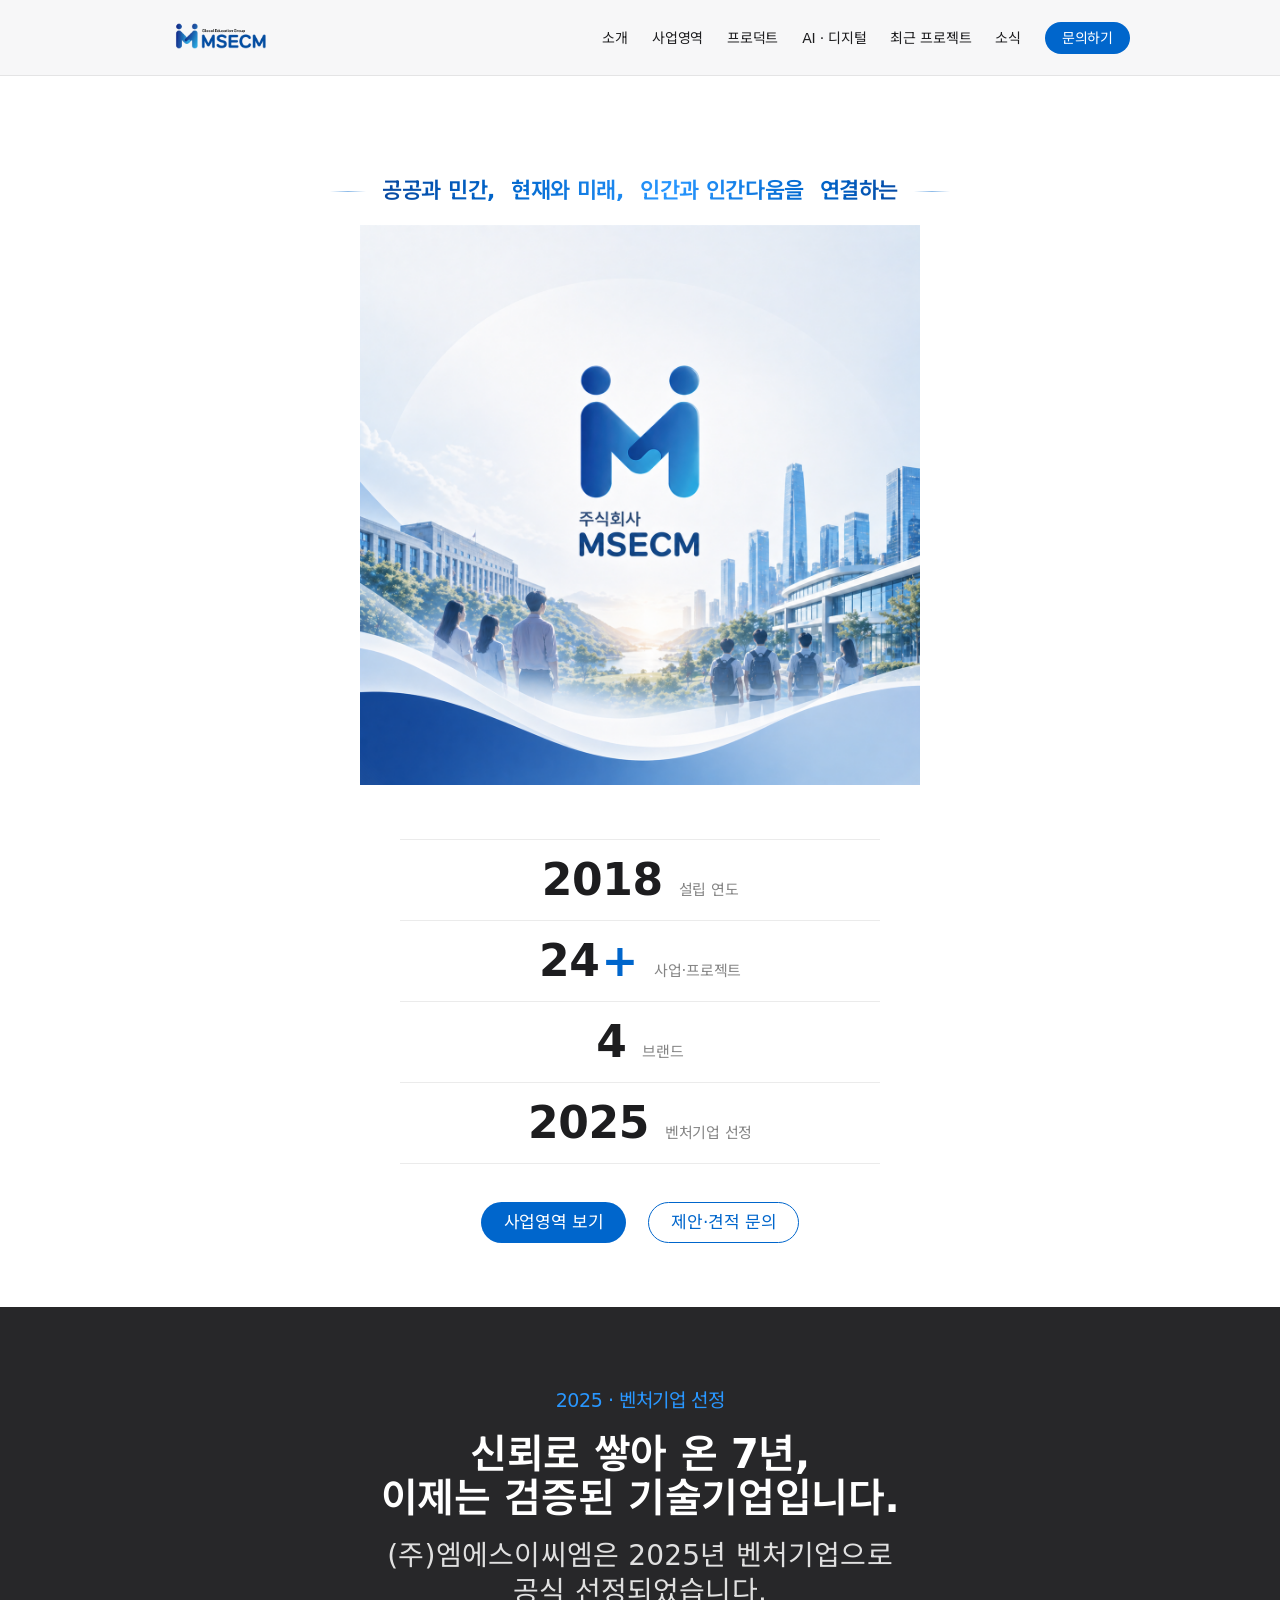
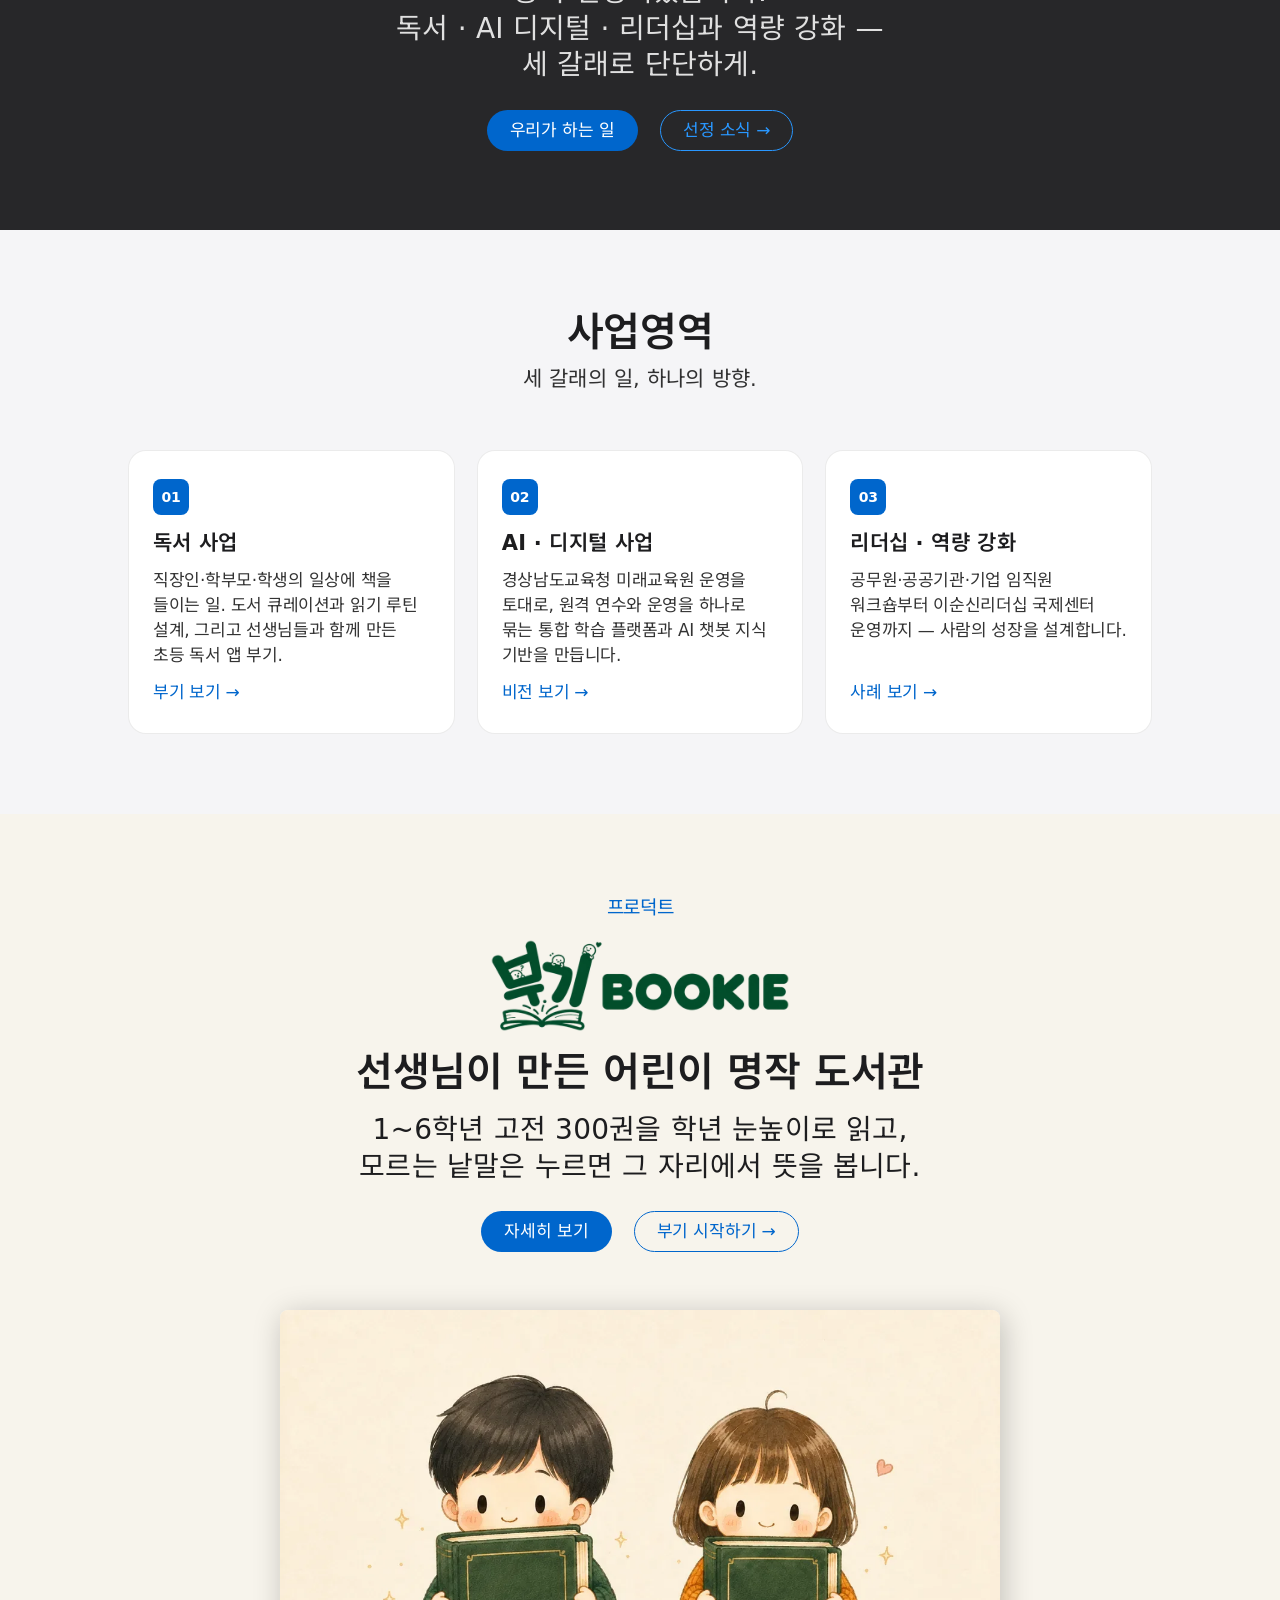
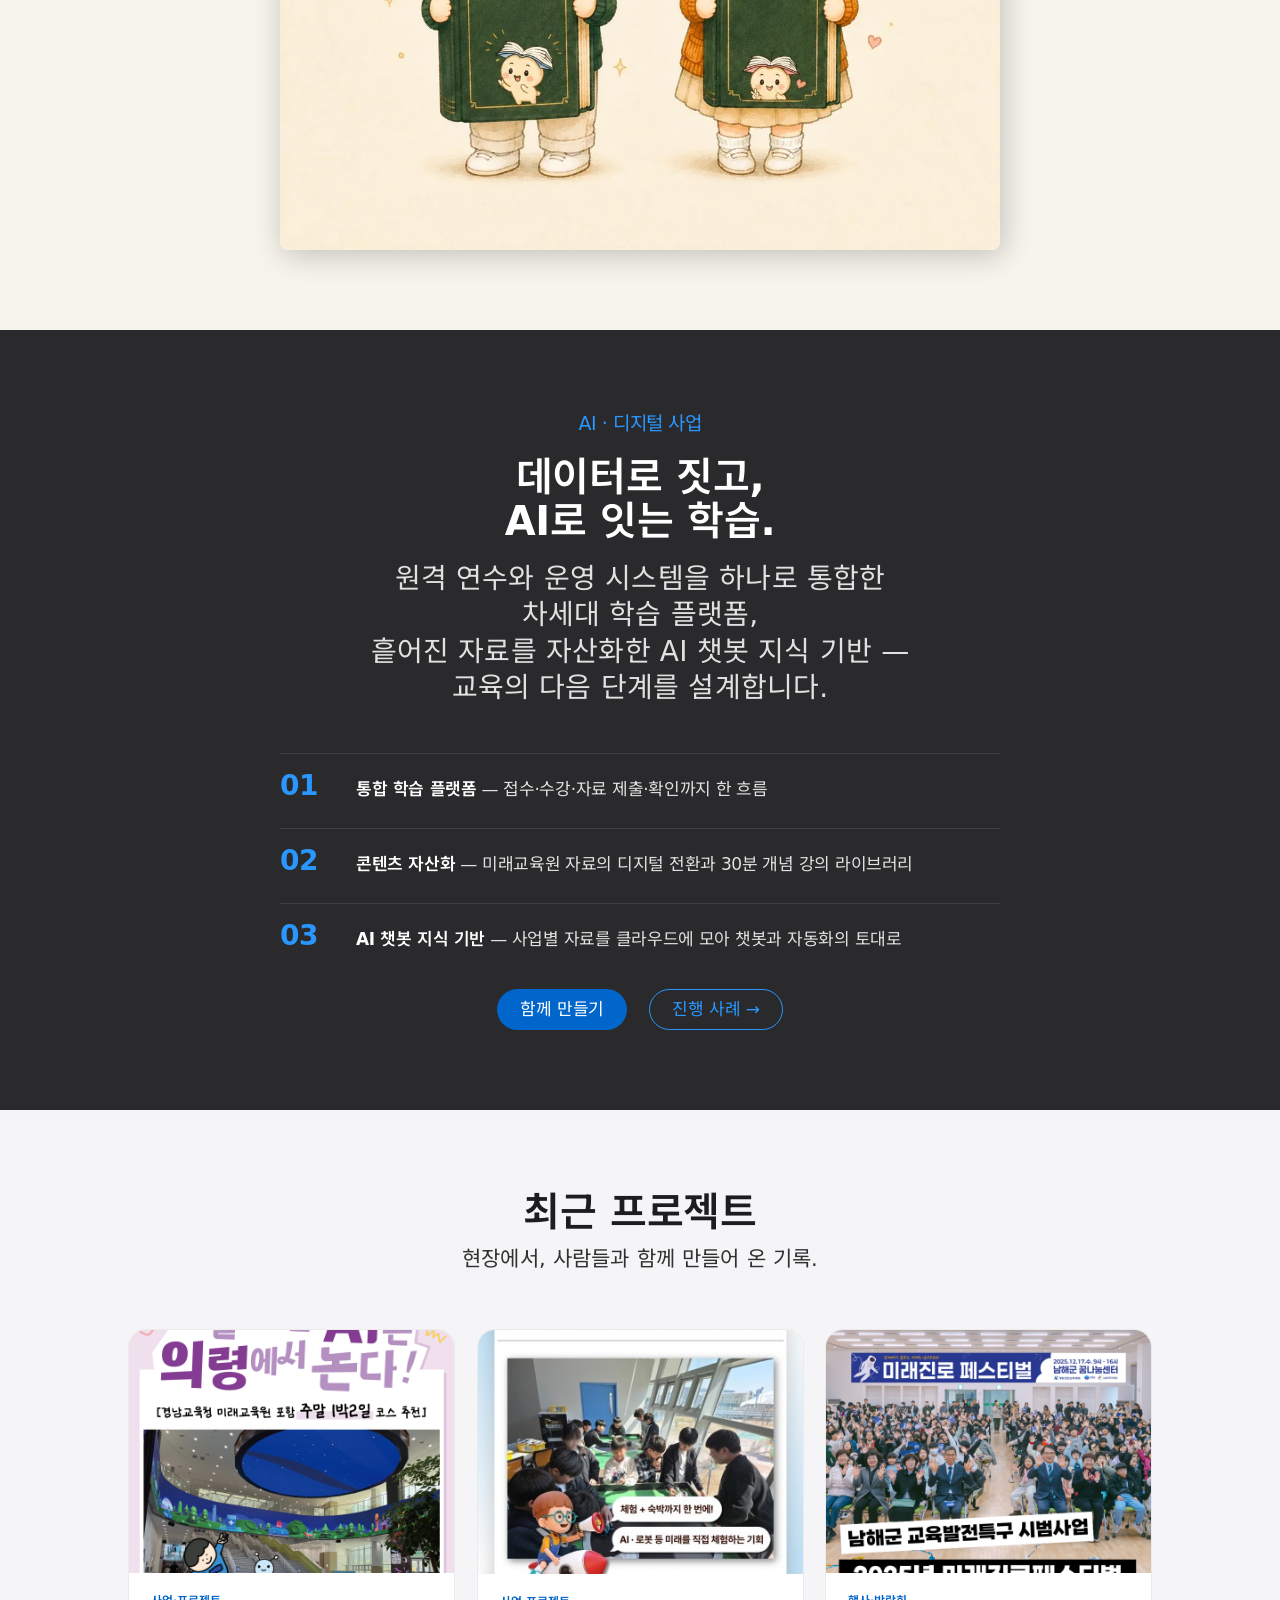
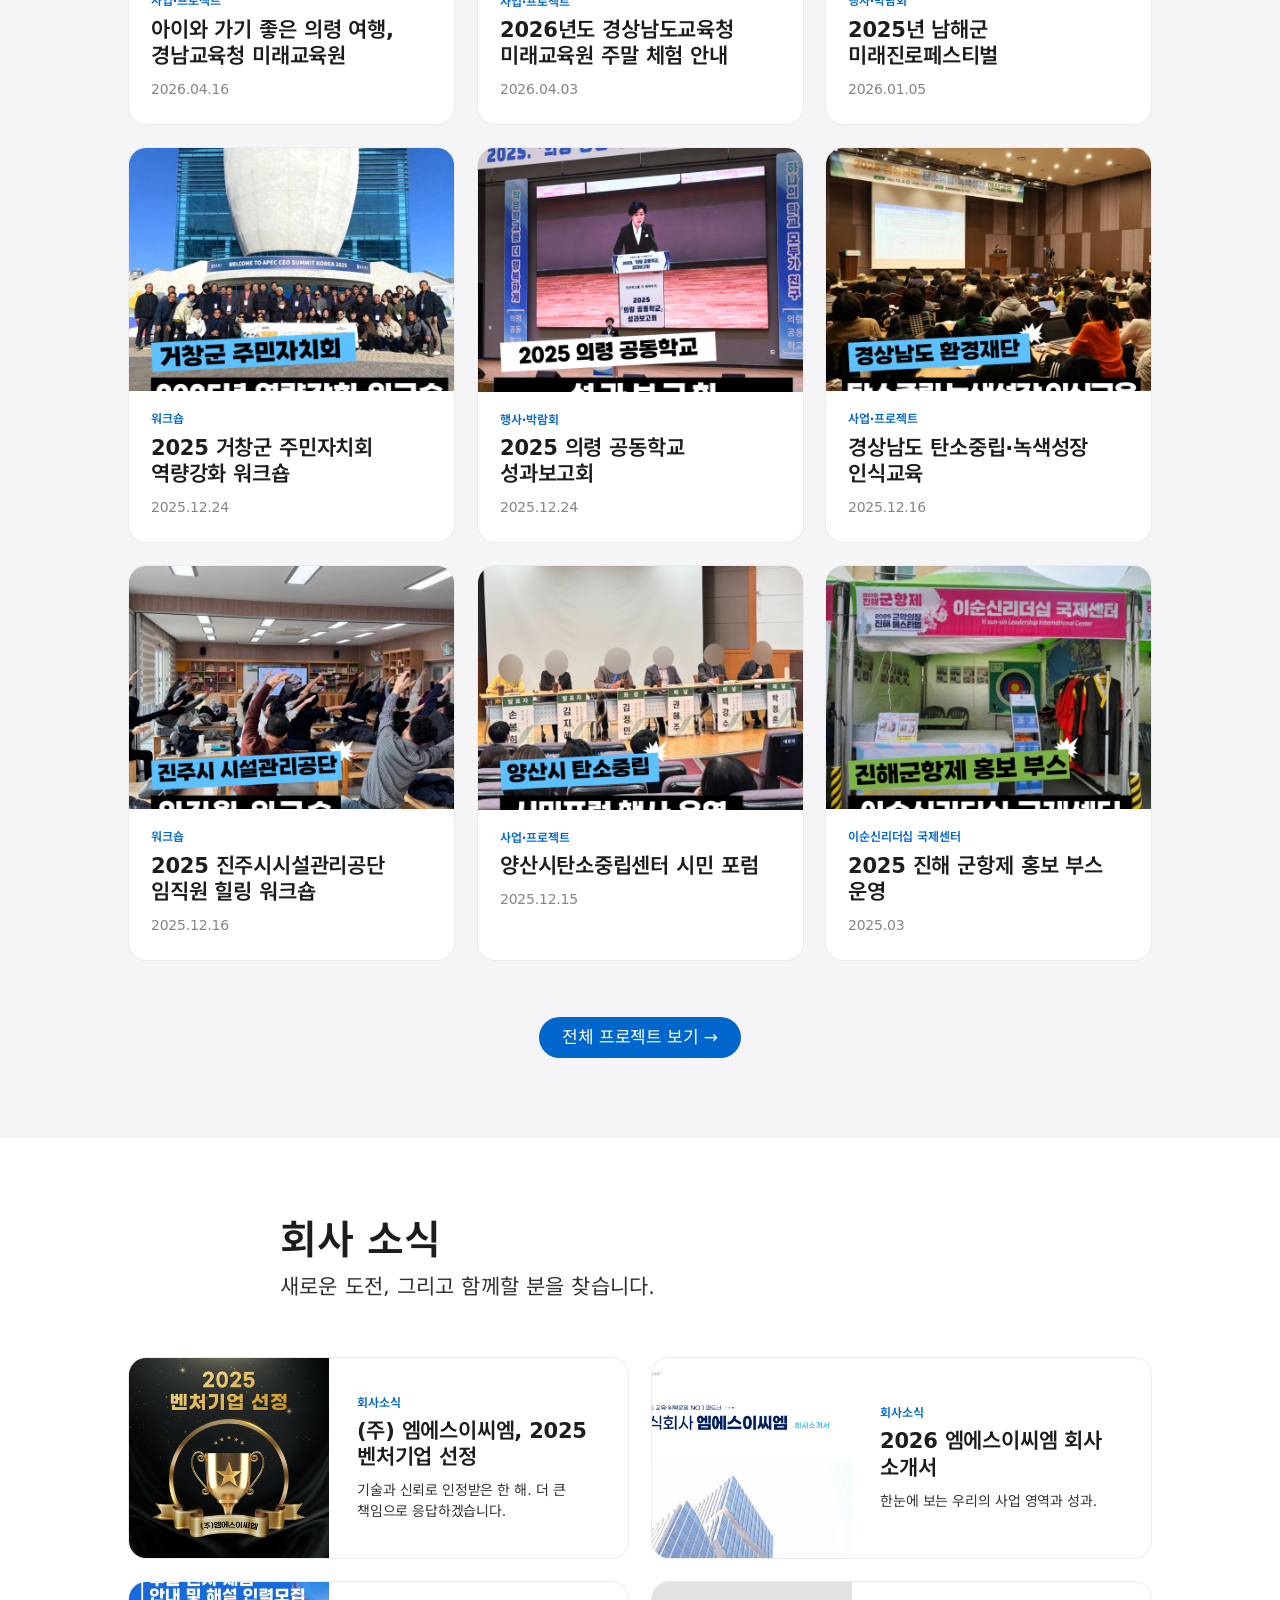
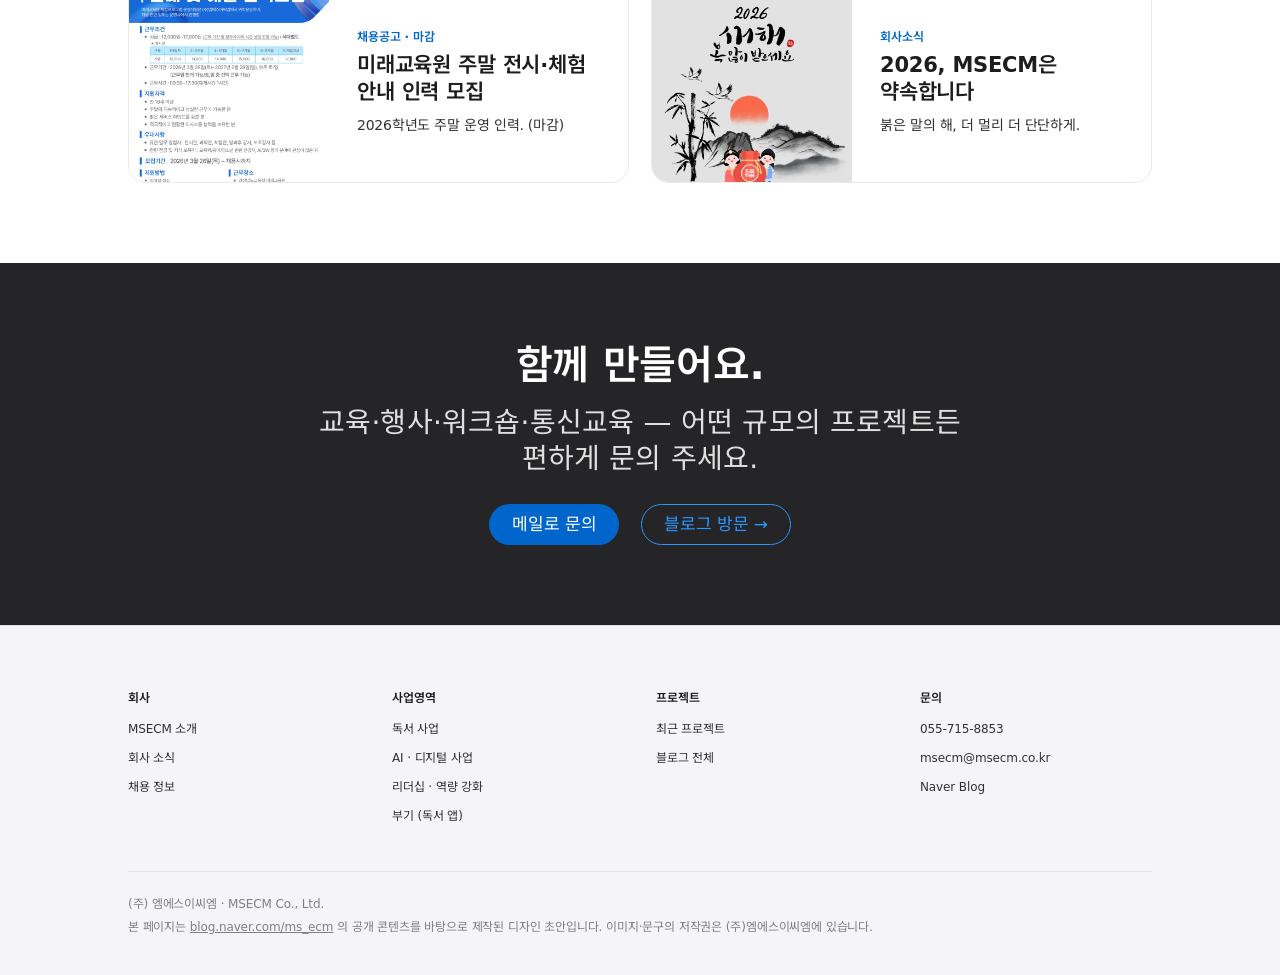
<file: index.html>
<!doctype html>
<html lang="ko">
<head>
  <meta charset="UTF-8" />
  <meta name="viewport" content="width=device-width, initial-scale=1, viewport-fit=cover" />
  <title>엠에스이씨엠 — 당신의 모든 기록을 담는 공간</title>
  <meta name="description" content="(주)엠에스이씨엠 MSECM. 독서 사업 · AI 디지털 사업 · 리더십과 역량 강화 — 사람과 미래를 잇는 교육 그룹." />
  <meta property="og:title" content="엠에스이씨엠 — 당신의 모든 기록을 담는 공간" />
  <meta property="og:image" content="assets/logo.png" />
  <link rel="icon" href="assets/logo.png" />
  <link rel="preconnect" href="https://fonts.googleapis.com" />
  <link rel="preconnect" href="https://fonts.gstatic.com" crossorigin />
  <link href="https://fonts.googleapis.com/css2?family=Inter:wght@300;400;600;700&family=Noto+Sans+KR:wght@300;400;500;600;700&display=swap" rel="stylesheet" />
  <link rel="stylesheet" href="styles.css" />
  <script defer src="scripts/reveal.js"></script>
</head>
<body>

  <!-- ────────────────────────  HEADER (frosted)  ──────────────────────── -->
  <div class="sub-nav">
    <div class="sub-nav__inner">
      <a class="sub-nav__brand" href="#" data-scroll-top aria-label="엠에스이씨엠 홈">
        <img src="assets/logo.png" alt="MSECM" />
      </a>
      <ul class="sub-nav__links">
        <li><a href="#about">소개</a></li>
        <li><a href="#business">사업영역</a></li>
        <li class="sub-nav__menu">
          <a href="#products" aria-haspopup="true">프로덕트</a>
          <ul class="sub-nav__drop">
            <li><a href="bookie/"><b>부기</b><span>어린이 명작 도서관</span></a></li>
          </ul>
        </li>
        <li><a href="#digital">AI · 디지털</a></li>
        <li><a href="#projects">최근 프로젝트</a></li>
        <li><a href="#news">소식</a></li>
      </ul>
      <a class="pill pill--primary pill--sm" href="#contact">문의하기</a>
    </div>
  </div>

  <main>

    <!-- ────────────  HERO TILE — LIGHT  ──────────── -->
    <section class="tile tile--light tile--hero" id="hero">
      <div class="tile__stack" data-reveal data-reveal-stagger>
        <p class="tile__eyebrow"><span class="nowrap">공공과 민간,</span> <span class="nowrap">현재와 미래,</span> <span class="nowrap">인간과 인간다움을</span> <span class="nowrap">연결하는</span></p>
        <h1 class="visually-hidden">주식회사 MSECM</h1>

        <figure class="hero-visual">
          <img src="assets/hero-visual.png"
               alt="주식회사 MSECM — 공공과 민간, 사람과 도시를 잇는 교육 그룹"
               width="1254" height="1254"
               loading="eager" decoding="async" />
        </figure>

        <!-- Hero stats — verified facts from the blog only. Numbers
             count up on viewport entry; replace count-to attributes with
             real metrics once supplied. -->
        <dl class="hero-stats" aria-label="MSECM 핵심 지표">
          <div class="hero-stats__item" data-reveal>
            <dt class="hero-stats__value">
              <span class="hero-stats__num" data-count-to="2018">0</span>
            </dt>
            <dd class="hero-stats__label">설립 연도</dd>
          </div>
          <div class="hero-stats__item" data-reveal>
            <dt class="hero-stats__value">
              <span class="hero-stats__num" data-count-to="24">0</span><span class="hero-stats__plus">+</span>
            </dt>
            <dd class="hero-stats__label">사업·프로젝트</dd>
          </div>
          <div class="hero-stats__item" data-reveal>
            <dt class="hero-stats__value">
              <span class="hero-stats__num" data-count-to="4">0</span>
            </dt>
            <dd class="hero-stats__label">브랜드</dd>
          </div>
          <div class="hero-stats__item" data-reveal>
            <dt class="hero-stats__value">
              <span class="hero-stats__num" data-count-to="2025">0</span>
            </dt>
            <dd class="hero-stats__label">벤처기업 선정</dd>
          </div>
        </dl>

        <div class="tile__actions">
          <a class="pill pill--primary" href="#business">사업영역 보기</a>
          <a class="pill pill--ghost" href="#contact">제안·견적 문의</a>
        </div>
      </div>
    </section>

    <!-- ────────────  ABOUT TILE — DARK  ──────────── -->
    <section class="tile tile--dark" id="about">
      <div class="tile__stack tile__stack--narrow" data-reveal data-reveal-stagger>
        <p class="tile__eyebrow tile__eyebrow--on-dark">2025 · 벤처기업 선정</p>
        <h2 class="tile__headline">
          <span class="nowrap">신뢰로 쌓아 온 7년,</span><br />
          <span class="nowrap">이제는 검증된 기술기업입니다.</span>
        </h2>
        <p class="tile__lede tile__lede--on-dark">
          (주)엠에스이씨엠은 <span class="nowrap">2025년 벤처기업으로</span> <span class="nowrap">공식 선정되었습니다.</span><br />
          독서 · <span class="nowrap">AI 디지털</span> · <span class="nowrap">리더십과 역량 강화</span> — <span class="nowrap">세 갈래로 단단하게.</span>
        </p>
        <div class="tile__actions">
          <a class="pill pill--primary" href="#business">우리가 하는 일</a>
          <a class="pill pill--ghost-on-dark" href="https://blog.naver.com/ms_ecm/224118324405" target="_blank" rel="noopener">선정 소식 →</a>
        </div>
      </div>
    </section>

    <!-- ────────────  BUSINESS GRID — LIGHT (PARCHMENT)  ────────────
         3대 사업으로 단순화: 독서 / AI 디지털 / 리더십·역량 강화 -->
    <section class="tile tile--parchment" id="business">
      <div class="container">
        <header class="section-head" data-reveal data-reveal-stagger>
          <h2 class="section-head__title">사업영역</h2>
          <p class="section-head__lede">
            <span class="nowrap">세 갈래의 일,</span> <span class="nowrap">하나의 방향.</span>
          </p>
        </header>

        <div class="grid grid--3" data-reveal>
          <article class="utility-card">
            <div class="utility-card__icon utility-card__icon--blue">01</div>
            <h3 class="utility-card__title">독서 사업</h3>
            <p class="utility-card__text">
              직장인·학부모·학생의 일상에 책을 들이는 일.
              도서 큐레이션과 읽기 루틴 설계, 그리고 선생님들과 함께 만든 초등 독서 앱 부기.
            </p>
            <a class="utility-card__link" href="bookie/">부기 보기 →</a>
          </article>

          <article class="utility-card">
            <div class="utility-card__icon utility-card__icon--blue">02</div>
            <h3 class="utility-card__title">AI · 디지털 사업</h3>
            <p class="utility-card__text">
              경상남도교육청 미래교육원 운영을 토대로, 원격 연수와 운영을 하나로 묶는 통합 학습 플랫폼과 AI 챗봇 지식 기반을 만듭니다.
            </p>
            <a class="utility-card__link" href="#digital">비전 보기 →</a>
          </article>

          <article class="utility-card">
            <div class="utility-card__icon utility-card__icon--blue">03</div>
            <h3 class="utility-card__title">리더십 · 역량 강화</h3>
            <p class="utility-card__text">
              공무원·공공기관·기업 임직원 워크숍부터 이순신리더십 국제센터 운영까지 — 사람의 성장을 설계합니다.
            </p>
            <a class="utility-card__link" href="#projects">사례 보기 →</a>
          </article>
        </div>
      </div>
    </section>

    <!-- ────────────  PRODUCTS — 부기  ──────────── -->
    <section class="tile tile--light product-tile" id="products">
      <div class="tile__stack" data-reveal data-reveal-stagger>
        <p class="tile__eyebrow">프로덕트</p>
        <img class="product-tile__mark" src="bookie/assets/wordmark.webp" alt="부기" width="720" height="224" />
        <h2 class="tile__headline">선생님이 만든 어린이 명작 도서관</h2>
        <p class="tile__lede">
          <span class="nowrap">1~6학년 고전 300권을</span> <span class="nowrap">학년 눈높이로 읽고,</span>
          <span class="nowrap">모르는 낱말은 누르면</span> <span class="nowrap">그 자리에서 뜻을 봅니다.</span>
        </p>
        <div class="tile__actions">
          <a class="pill pill--primary" href="bookie/">자세히 보기</a>
          <a class="pill pill--ghost" href="https://bookie.io.kr" target="_blank" rel="noopener">부기 시작하기 →</a>
        </div>
        <figure class="product-frame product-frame--photo product-tile__film">
          <a href="bookie/" aria-label="부기 소개 페이지로 이동">
            <img src="bookie/assets/hero-pair.webp" alt="책을 든 부기 아이들" width="1200" height="900" loading="lazy" />
          </a>
        </figure>
      </div>
    </section>

    <!-- ────────────  AI · DIGITAL VISION TILE — DARK  ──────────── -->
    <section class="tile tile--dark tile--dark-2" id="digital">
      <div class="tile__stack" data-reveal data-reveal-stagger>
        <p class="tile__eyebrow tile__eyebrow--on-dark">AI · 디지털 사업</p>
        <h2 class="tile__headline">
          <span class="nowrap">데이터로 짓고,</span><br /><span class="nowrap">AI로 잇는 학습.</span>
        </h2>
        <p class="tile__lede tile__lede--on-dark">
          <span class="nowrap">원격 연수와 운영 시스템을 하나로 통합한</span> <span class="nowrap">차세대 학습 플랫폼,</span><br />
          <span class="nowrap">흩어진 자료를 자산화한</span> <span class="nowrap">AI 챗봇 지식 기반</span> — <span class="nowrap">교육의 다음 단계를 설계합니다.</span>
        </p>

        <ul class="vision-points" aria-label="AI 디지털 핵심 과제">
          <li class="vision-points__item">
            <span class="vision-points__num">01</span>
            <span class="vision-points__text"><strong>통합 학습 플랫폼</strong> — 접수·수강·자료 제출·확인까지 한 흐름</span>
          </li>
          <li class="vision-points__item">
            <span class="vision-points__num">02</span>
            <span class="vision-points__text"><strong>콘텐츠 자산화</strong> — 미래교육원 자료의 디지털 전환과 30분 개념 강의 라이브러리</span>
          </li>
          <li class="vision-points__item">
            <span class="vision-points__num">03</span>
            <span class="vision-points__text"><strong>AI 챗봇 지식 기반</strong> — 사업별 자료를 클라우드에 모아 챗봇과 자동화의 토대로</span>
          </li>
        </ul>

        <div class="tile__actions">
          <a class="pill pill--primary" href="#contact">함께 만들기</a>
          <a class="pill pill--ghost-on-dark" href="#projects">진행 사례 →</a>
        </div>
      </div>
    </section>

    <!-- ────────────  RECENT PROJECTS GALLERY — PARCHMENT  ──────────── -->
    <section class="tile tile--parchment" id="projects">
      <div class="container">
        <header class="section-head" data-reveal data-reveal-stagger>
          <h2 class="section-head__title">최근 프로젝트</h2>
          <p class="section-head__lede">
            현장에서, 사람들과 함께 만들어 온 기록.
          </p>
        </header>

        <div class="grid grid--3">
          <!-- Project cards filled below by data -->
          <a class="project-card" data-reveal href="https://blog.naver.com/ms_ecm/224254129410" target="_blank" rel="noopener">
            <figure class="project-card__media"><img src="assets/posts/post_01.jpg" alt="" loading="lazy" /></figure>
            <div class="project-card__body">
              <p class="project-card__cat">사업·프로젝트</p>
              <h3 class="project-card__title">아이와 가기 좋은 의령 여행, 경남교육청 미래교육원</h3>
              <p class="project-card__date">2026.04.16</p>
            </div>
          </a>

          <a class="project-card" data-reveal href="https://blog.naver.com/ms_ecm/224239577907" target="_blank" rel="noopener">
            <figure class="project-card__media"><img src="assets/posts/post_02.jpg" alt="" loading="lazy" /></figure>
            <div class="project-card__body">
              <p class="project-card__cat">사업·프로젝트</p>
              <h3 class="project-card__title">2026년도 경상남도교육청 미래교육원 주말 체험 안내</h3>
              <p class="project-card__date">2026.04.03</p>
            </div>
          </a>

          <a class="project-card" data-reveal href="https://blog.naver.com/ms_ecm/224135117184" target="_blank" rel="noopener">
            <figure class="project-card__media"><img src="assets/posts/post_06.jpg" alt="" loading="lazy" /></figure>
            <div class="project-card__body">
              <p class="project-card__cat">행사·박람회</p>
              <h3 class="project-card__title">2025년 남해군 미래진로페스티벌</h3>
              <p class="project-card__date">2026.01.05</p>
            </div>
          </a>

          <a class="project-card" data-reveal href="https://blog.naver.com/ms_ecm/224121180670" target="_blank" rel="noopener">
            <figure class="project-card__media"><img src="assets/posts/post_10.jpg" alt="" loading="lazy" /></figure>
            <div class="project-card__body">
              <p class="project-card__cat">워크숍</p>
              <h3 class="project-card__title">2025 거창군 주민자치회 역량강화 워크숍</h3>
              <p class="project-card__date">2025.12.24</p>
            </div>
          </a>

          <a class="project-card" data-reveal href="https://blog.naver.com/ms_ecm/224121122840" target="_blank" rel="noopener">
            <figure class="project-card__media"><img src="assets/posts/post_11.jpg" alt="" loading="lazy" /></figure>
            <div class="project-card__body">
              <p class="project-card__cat">행사·박람회</p>
              <h3 class="project-card__title">2025 의령 공동학교 성과보고회</h3>
              <p class="project-card__date">2025.12.24</p>
            </div>
          </a>

          <a class="project-card" data-reveal href="https://blog.naver.com/ms_ecm/224111872100" target="_blank" rel="noopener">
            <figure class="project-card__media"><img src="assets/posts/post_13.jpg" alt="" loading="lazy" /></figure>
            <div class="project-card__body">
              <p class="project-card__cat">사업·프로젝트</p>
              <h3 class="project-card__title">경상남도 탄소중립·녹색성장 인식교육</h3>
              <p class="project-card__date">2025.12.16</p>
            </div>
          </a>

          <a class="project-card" data-reveal href="https://blog.naver.com/ms_ecm/224111669261" target="_blank" rel="noopener">
            <figure class="project-card__media"><img src="assets/posts/post_14.jpg" alt="" loading="lazy" /></figure>
            <div class="project-card__body">
              <p class="project-card__cat">워크숍</p>
              <h3 class="project-card__title">2025 진주시시설관리공단 임직원 힐링 워크숍</h3>
              <p class="project-card__date">2025.12.16</p>
            </div>
          </a>

          <a class="project-card" data-reveal href="https://blog.naver.com/ms_ecm/224110159519" target="_blank" rel="noopener">
            <figure class="project-card__media"><img src="assets/posts/post_15.jpg" alt="" loading="lazy" /></figure>
            <div class="project-card__body">
              <p class="project-card__cat">사업·프로젝트</p>
              <h3 class="project-card__title">양산시탄소중립센터 시민 포럼</h3>
              <p class="project-card__date">2025.12.15</p>
            </div>
          </a>

          <a class="project-card" data-reveal href="https://blog.naver.com/ms_ecm/223898147611" target="_blank" rel="noopener">
            <figure class="project-card__media"><img src="assets/posts/post_33.jpg" alt="" loading="lazy" /></figure>
            <div class="project-card__body">
              <p class="project-card__cat">이순신리더십 국제센터</p>
              <h3 class="project-card__title">2025 진해 군항제 홍보 부스 운영</h3>
              <p class="project-card__date">2025.03</p>
            </div>
          </a>
        </div>

        <div class="section-foot">
          <a class="pill pill--primary" href="https://blog.naver.com/ms_ecm" target="_blank" rel="noopener">전체 프로젝트 보기 →</a>
        </div>
      </div>
    </section>

    <!-- ────────────  NEWS — LIGHT  ──────────── -->
    <section class="tile tile--light" id="news">
      <div class="container">
        <header class="section-head section-head--left" data-reveal data-reveal-stagger>
          <h2 class="section-head__title">회사 소식</h2>
          <p class="section-head__lede">새로운 도전, 그리고 함께할 분을 찾습니다.</p>
        </header>

        <div class="grid grid--2">
          <a class="news-card" data-reveal href="https://blog.naver.com/ms_ecm/224118324405" target="_blank" rel="noopener">
            <figure class="news-card__media"><img src="assets/posts/post_12.jpg" alt="" loading="lazy" /></figure>
            <div class="news-card__body">
              <p class="news-card__cat">회사소식</p>
              <h3 class="news-card__title">(주) 엠에스이씨엠, 2025 벤처기업 선정</h3>
              <p class="news-card__text">기술과 신뢰로 인정받은 한 해. 더 큰 책임으로 응답하겠습니다.</p>
            </div>
          </a>

          <a class="news-card" data-reveal href="https://blog.naver.com/ms_ecm/224178712526" target="_blank" rel="noopener">
            <figure class="news-card__media"><img src="assets/posts/post_05.jpg" alt="" loading="lazy" /></figure>
            <div class="news-card__body">
              <p class="news-card__cat">회사소식</p>
              <h3 class="news-card__title">2026 엠에스이씨엠 회사 소개서</h3>
              <p class="news-card__text">한눈에 보는 우리의 사업 영역과 성과.</p>
            </div>
          </a>

          <a class="news-card" data-reveal href="https://blog.naver.com/ms_ecm/224230295740" target="_blank" rel="noopener">
            <figure class="news-card__media"><img src="assets/posts/post_03.jpg" alt="" loading="lazy" /></figure>
            <div class="news-card__body">
              <p class="news-card__cat">채용공고 · 마감</p>
              <h3 class="news-card__title">미래교육원 주말 전시·체험 안내 인력 모집</h3>
              <p class="news-card__text">2026학년도 주말 운영 인력. (마감)</p>
            </div>
          </a>

          <a class="news-card" data-reveal href="https://blog.naver.com/ms_ecm/224131287110" target="_blank" rel="noopener">
            <figure class="news-card__media"><img src="assets/posts/post_07.jpg" alt="" loading="lazy" /></figure>
            <div class="news-card__body">
              <p class="news-card__cat">회사소식</p>
              <h3 class="news-card__title">2026, MSECM은 약속합니다</h3>
              <p class="news-card__text">붉은 말의 해, 더 멀리 더 단단하게.</p>
            </div>
          </a>
        </div>
      </div>
    </section>

    <!-- ────────────  CTA — DARK  ──────────── -->
    <section class="tile tile--dark tile--dark-3" id="contact">
      <div class="tile__stack tile__stack--narrow" data-reveal data-reveal-stagger>
        <h2 class="tile__headline">
          함께 만들어요.
        </h2>
        <p class="tile__lede tile__lede--on-dark">
          교육·행사·워크숍·통신교육 — <span class="nowrap">어떤 규모의 프로젝트든</span> <span class="nowrap">편하게 문의 주세요.</span>
        </p>
        <div class="tile__actions">
          <a class="pill pill--primary" href="mailto:msecm@msecm.co.kr">메일로 문의</a>
          <a class="pill pill--ghost-on-dark" href="https://blog.naver.com/ms_ecm" target="_blank" rel="noopener">블로그 방문 →</a>
        </div>
      </div>
    </section>

  </main>

  <!-- ────────────────────────  FOOTER  ──────────────────────── -->
  <footer class="footer">
    <div class="container footer__inner">
      <div class="footer__cols">
        <section class="footer__col">
          <h4>회사</h4>
          <ul>
            <li><a href="#about">MSECM 소개</a></li>
            <li><a href="#news">회사 소식</a></li>
            <li><a href="#news">채용 정보</a></li>
          </ul>
        </section>
        <section class="footer__col">
          <h4>사업영역</h4>
          <ul>
            <li><a href="#business">독서 사업</a></li>
            <li><a href="#digital">AI · 디지털 사업</a></li>
            <li><a href="#business">리더십 · 역량 강화</a></li>
            <li><a href="bookie/">부기 (독서 앱)</a></li>
          </ul>
        </section>
        <section class="footer__col">
          <h4>프로젝트</h4>
          <ul>
            <li><a href="#projects">최근 프로젝트</a></li>
            <li><a href="https://blog.naver.com/ms_ecm" target="_blank" rel="noopener">블로그 전체</a></li>
          </ul>
        </section>
        <section class="footer__col">
          <h4>문의</h4>
          <ul>
            <li><a href="tel:055-715-8853">055-715-8853</a></li>
            <li><a href="mailto:msecm@msecm.co.kr">msecm@msecm.co.kr</a></li>
            <li><a href="https://blog.naver.com/ms_ecm" target="_blank" rel="noopener">Naver Blog</a></li>
          </ul>
        </section>
      </div>

      <div class="footer__legal">
        <p>(주) 엠에스이씨엠 · MSECM Co., Ltd.</p>
        <p class="footer__fineprint">
          본 페이지는 <a href="https://blog.naver.com/ms_ecm" target="_blank" rel="noopener">blog.naver.com/ms_ecm</a> 의 공개 콘텐츠를 바탕으로 제작된 디자인 초안입니다.
          이미지·문구의 저작권은 (주)엠에스이씨엠에 있습니다.
        </p>
      </div>
    </div>
  </footer>

</body>
</html>
</file>
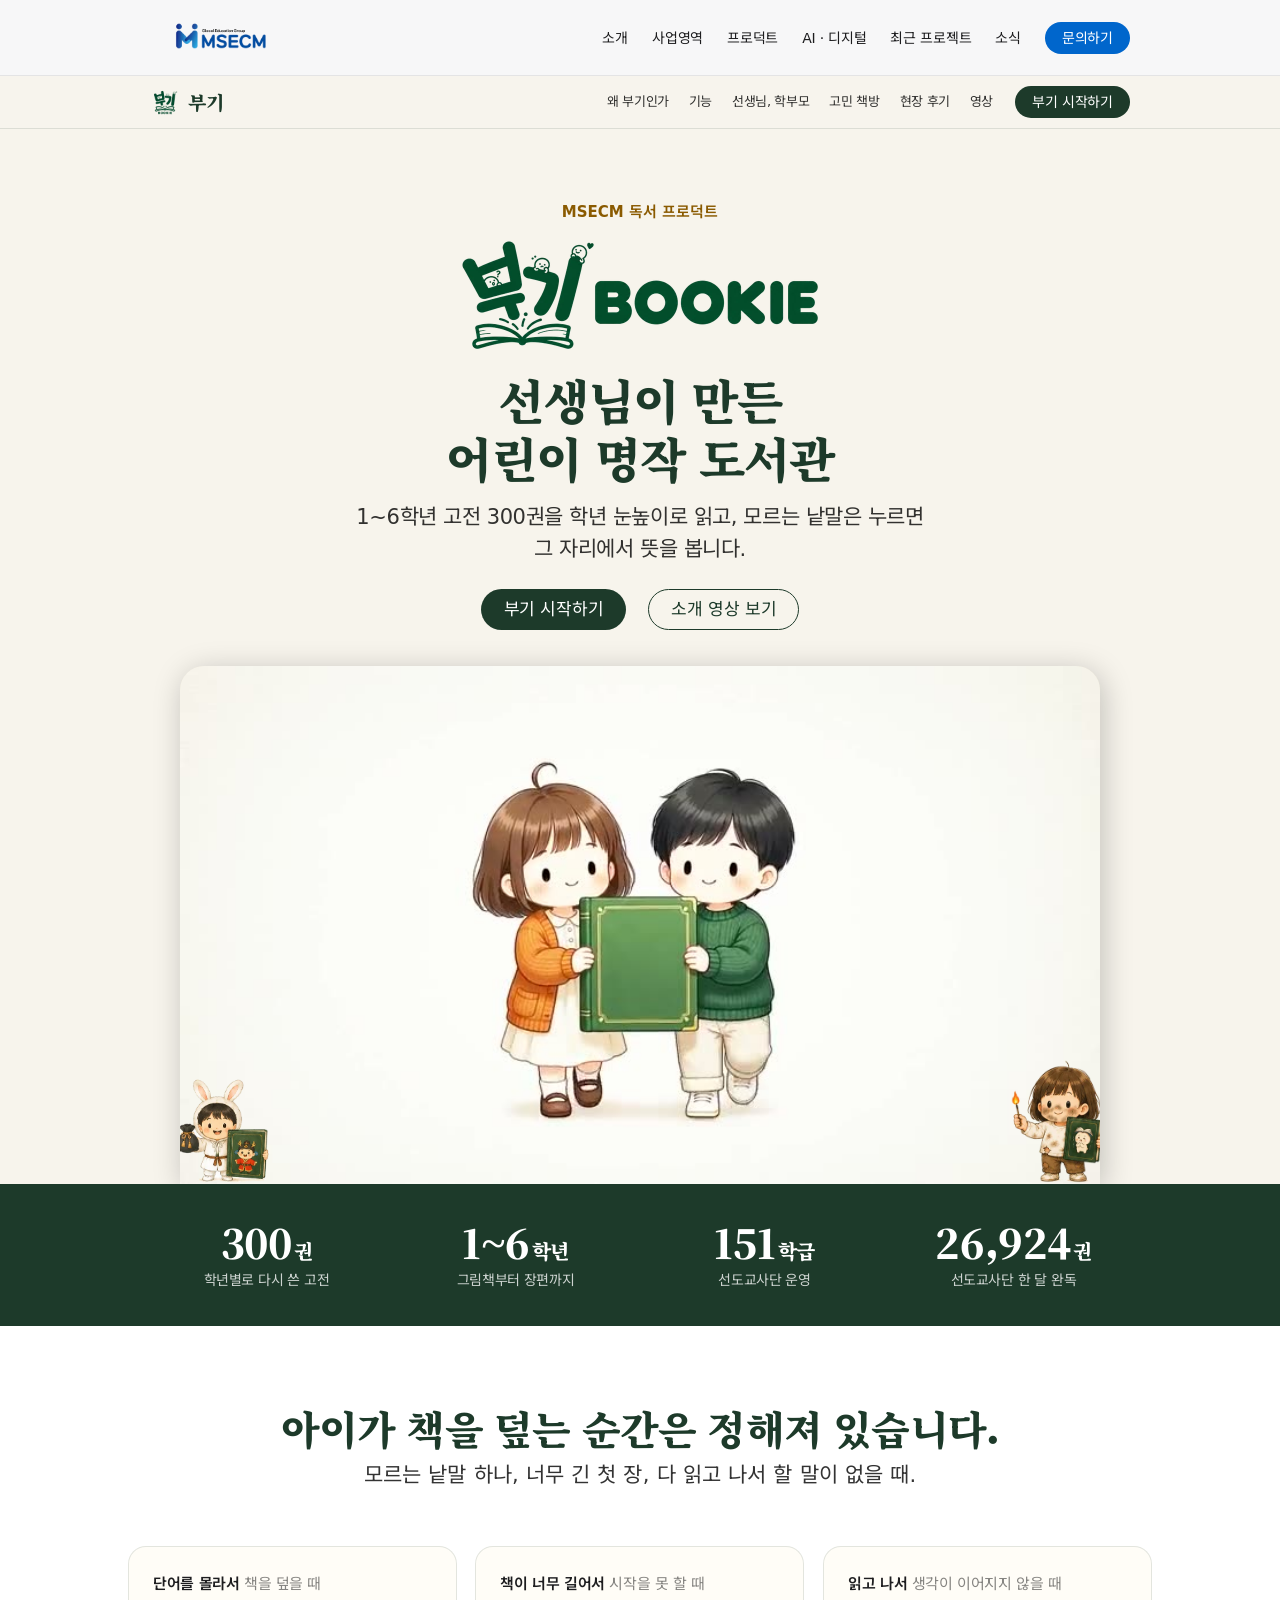
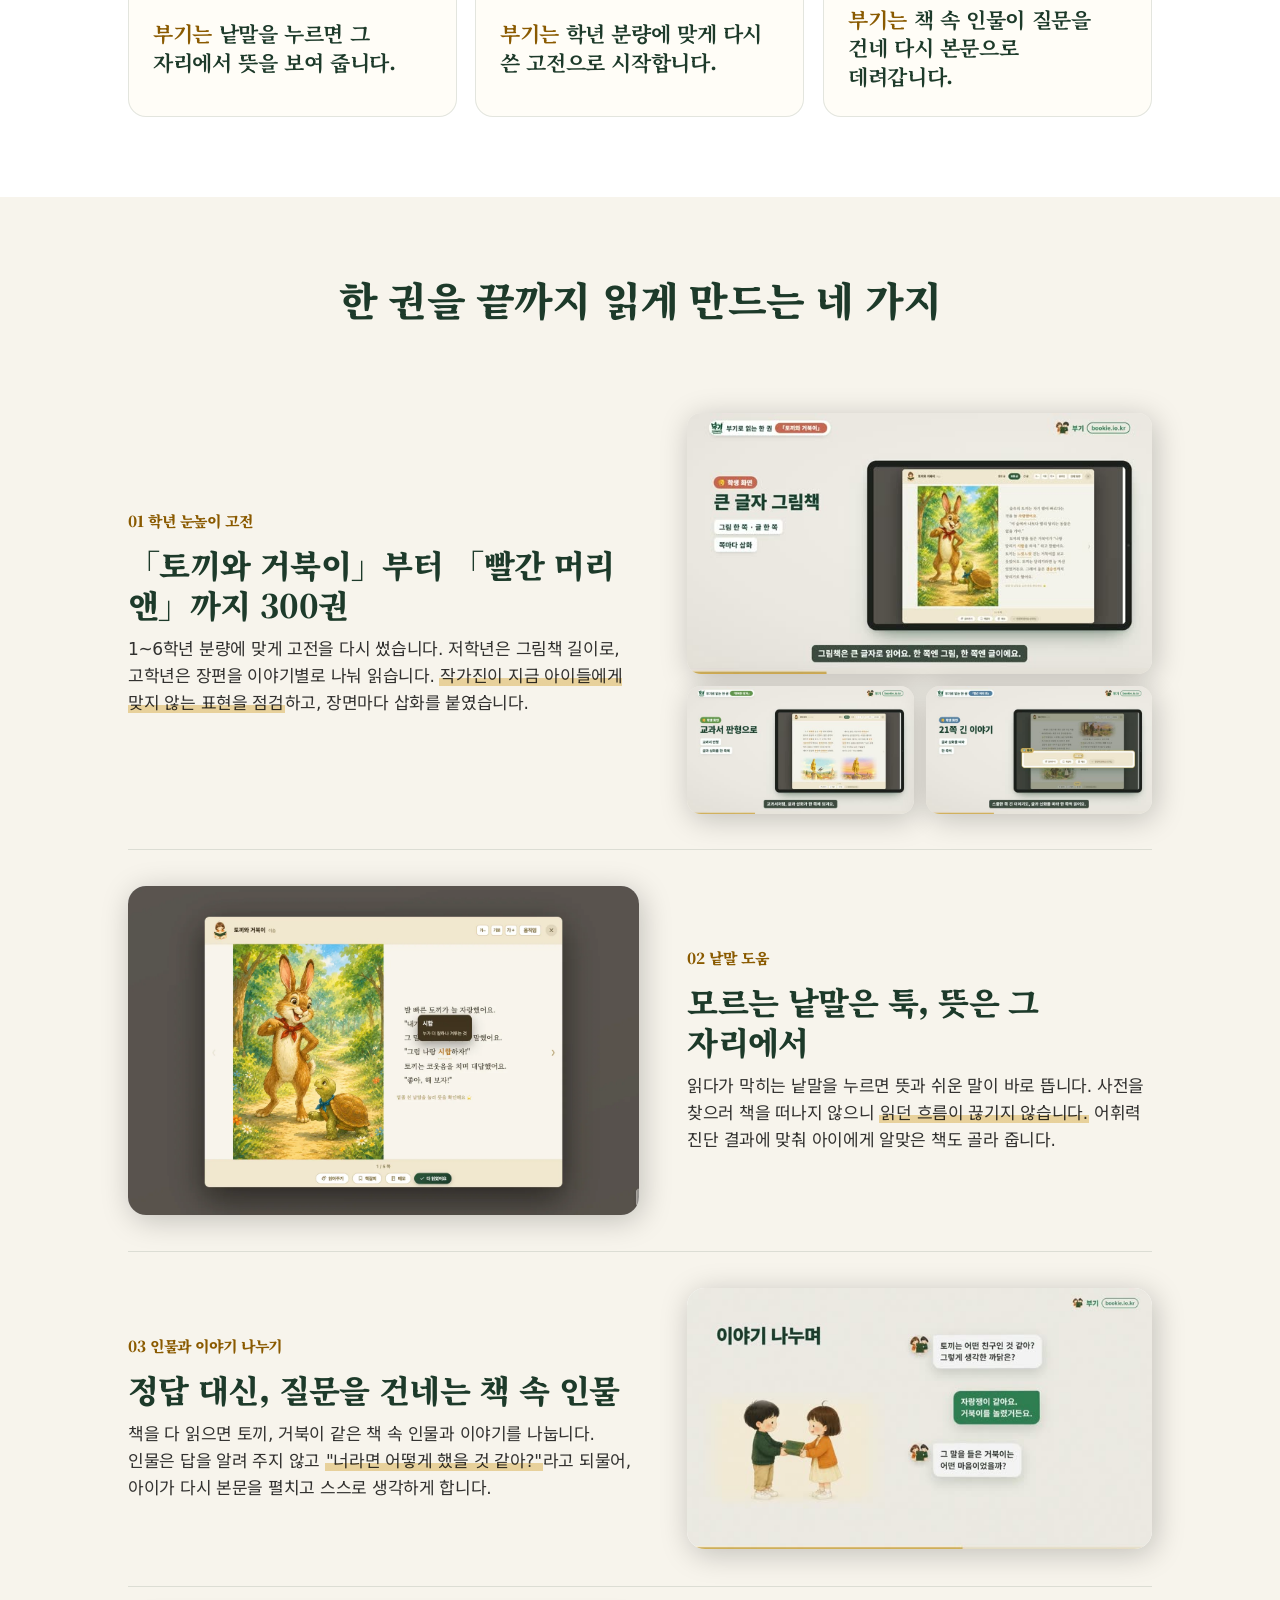
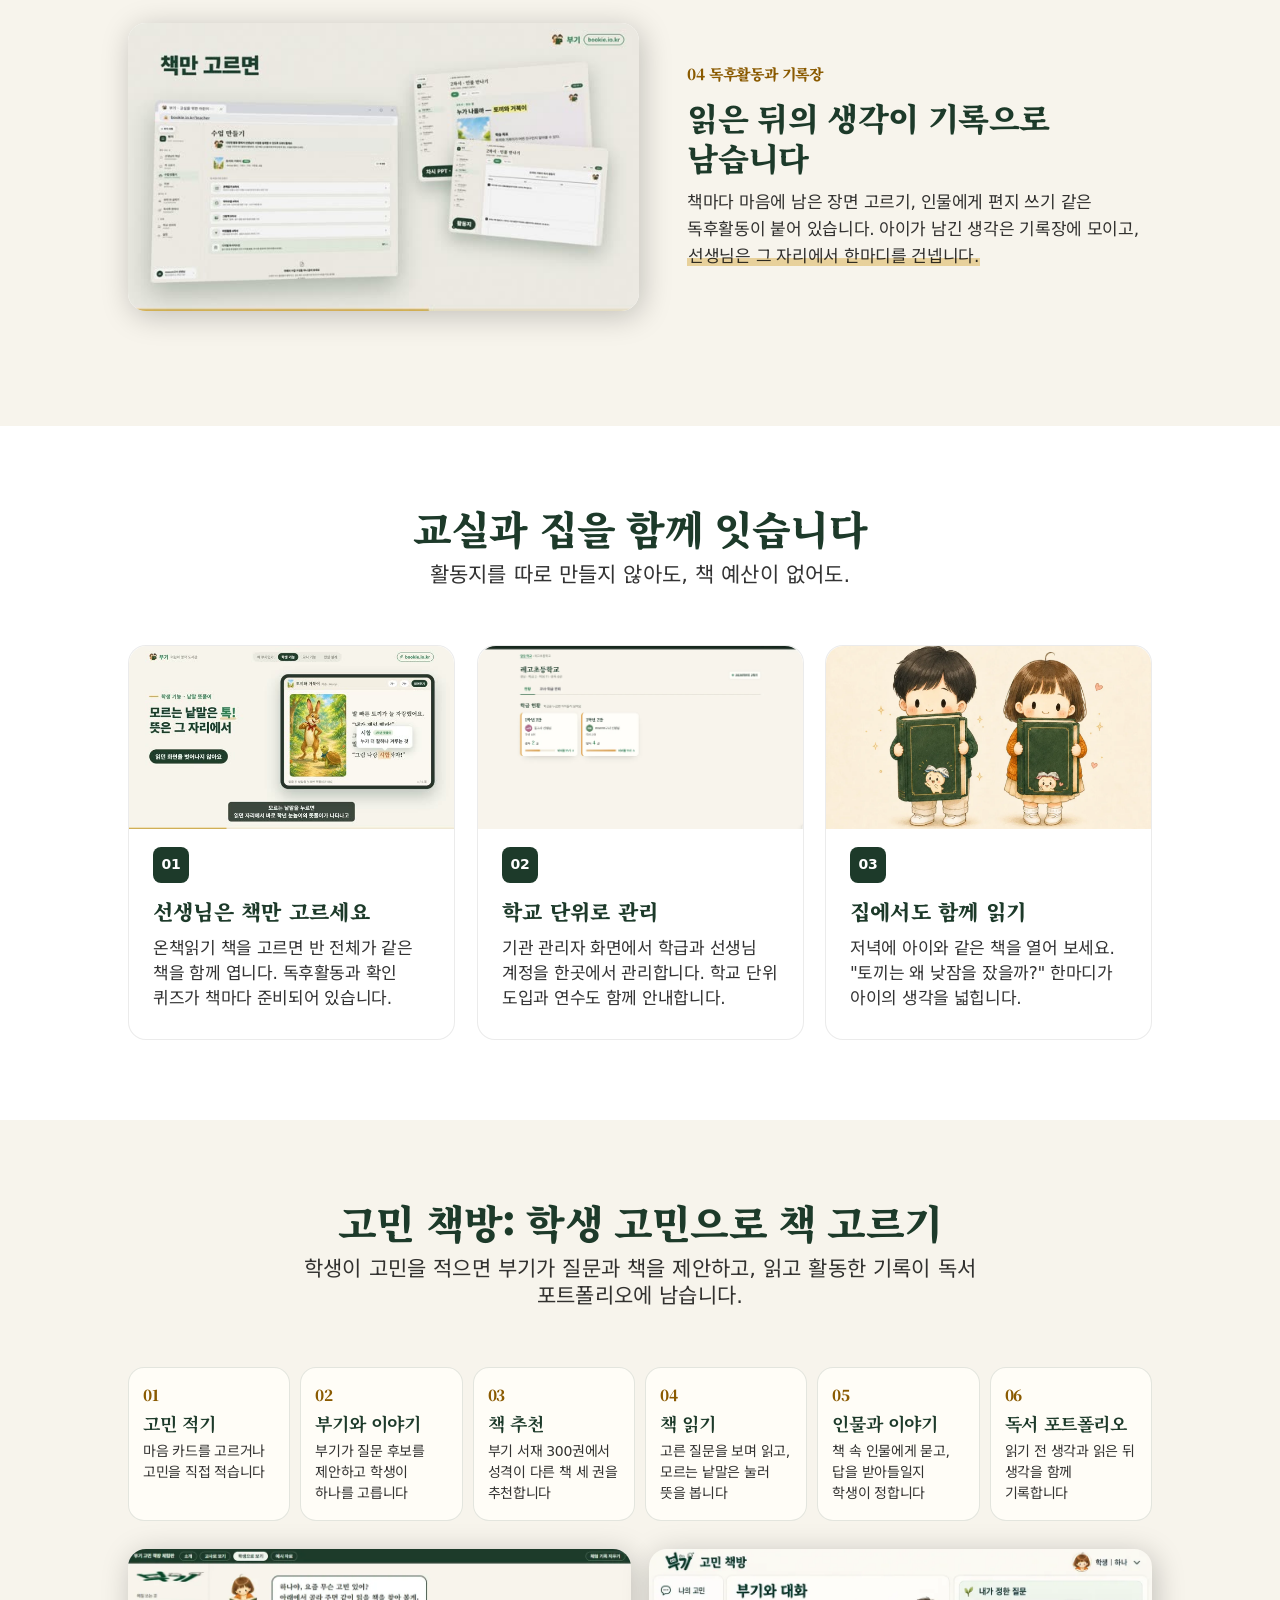
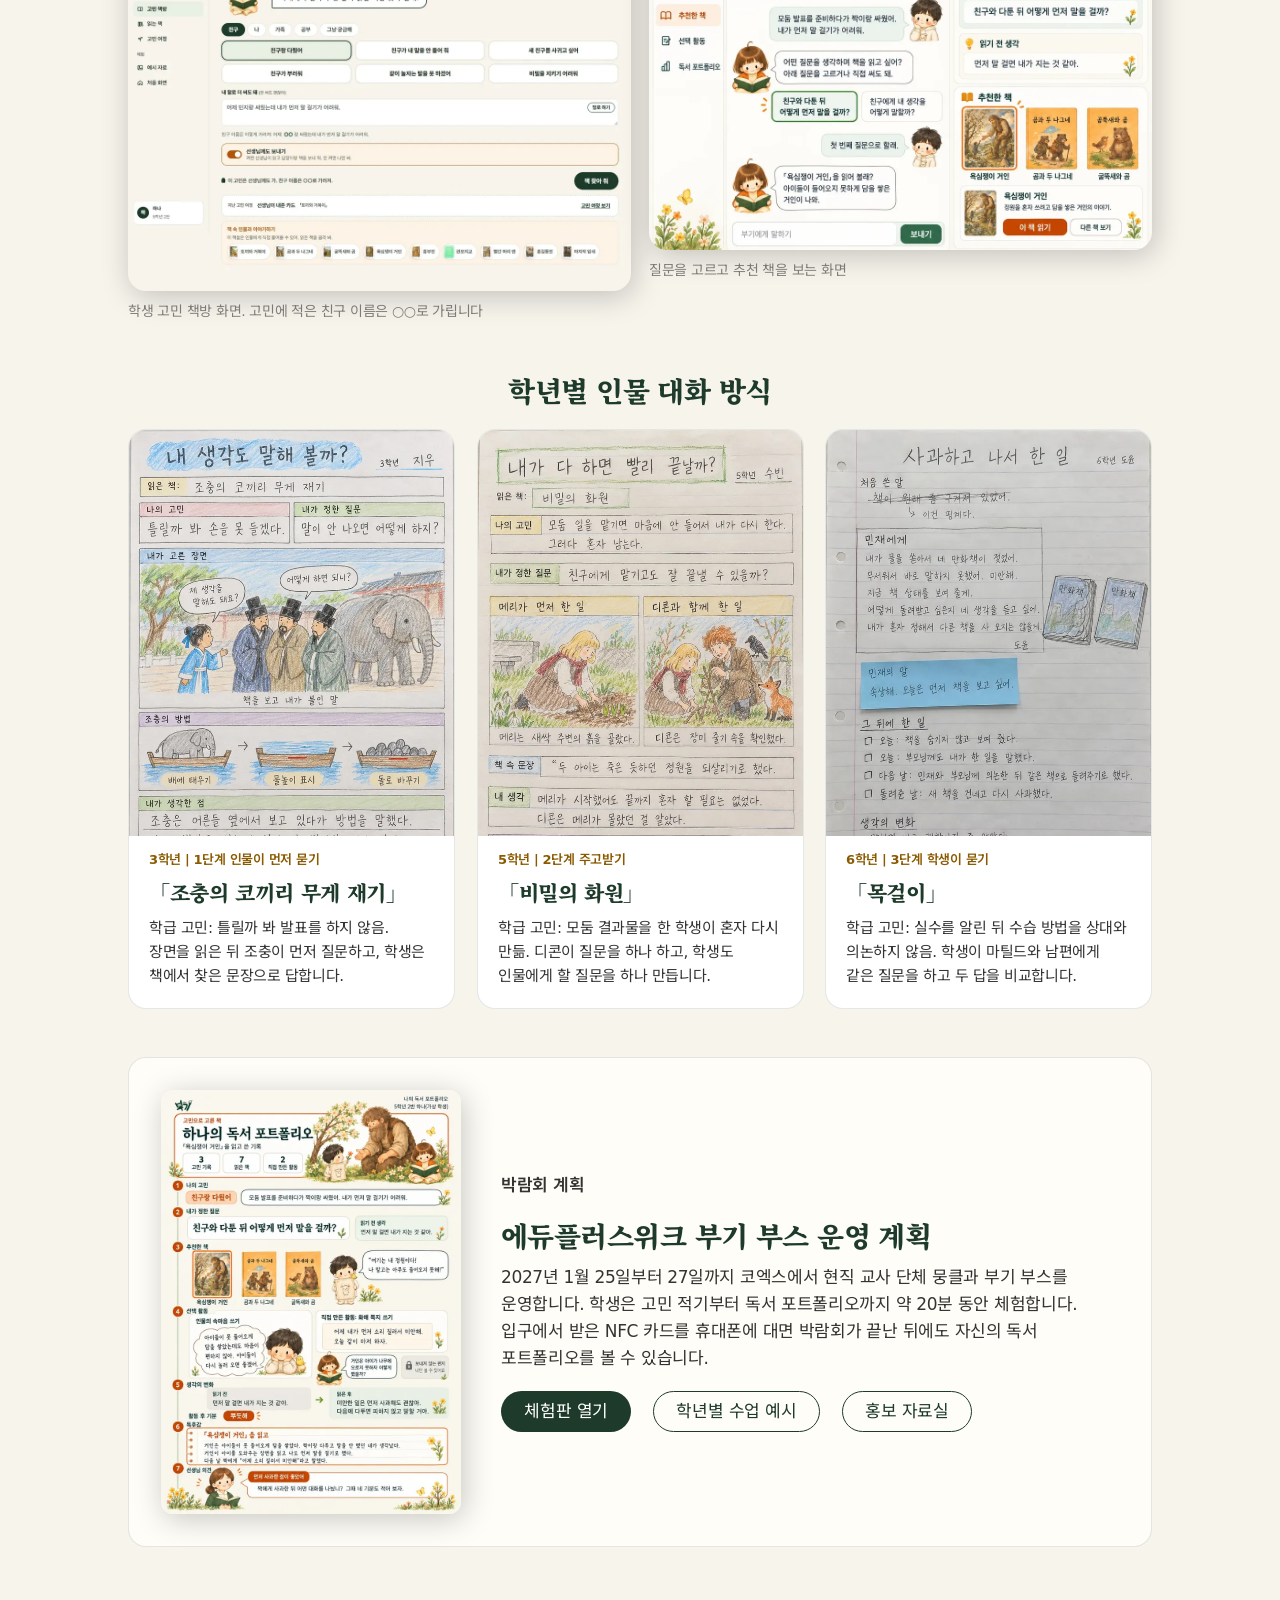
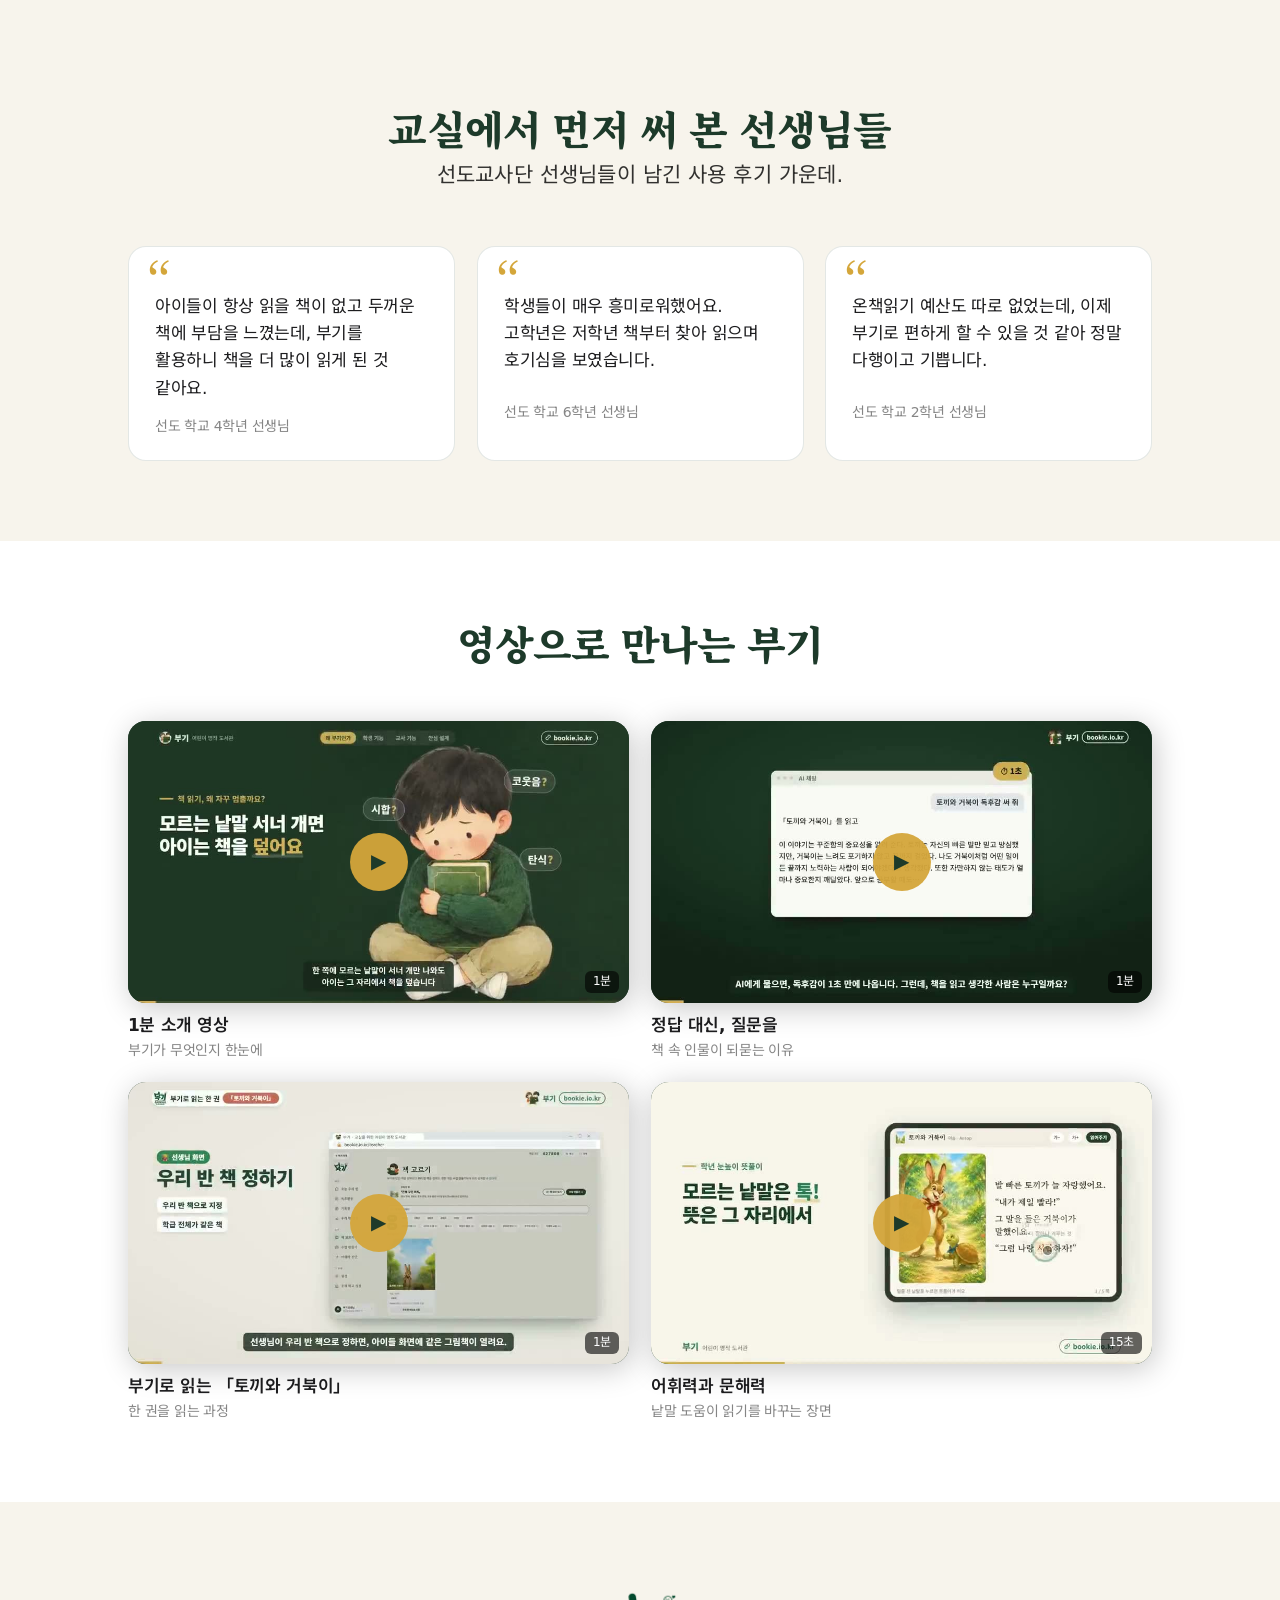
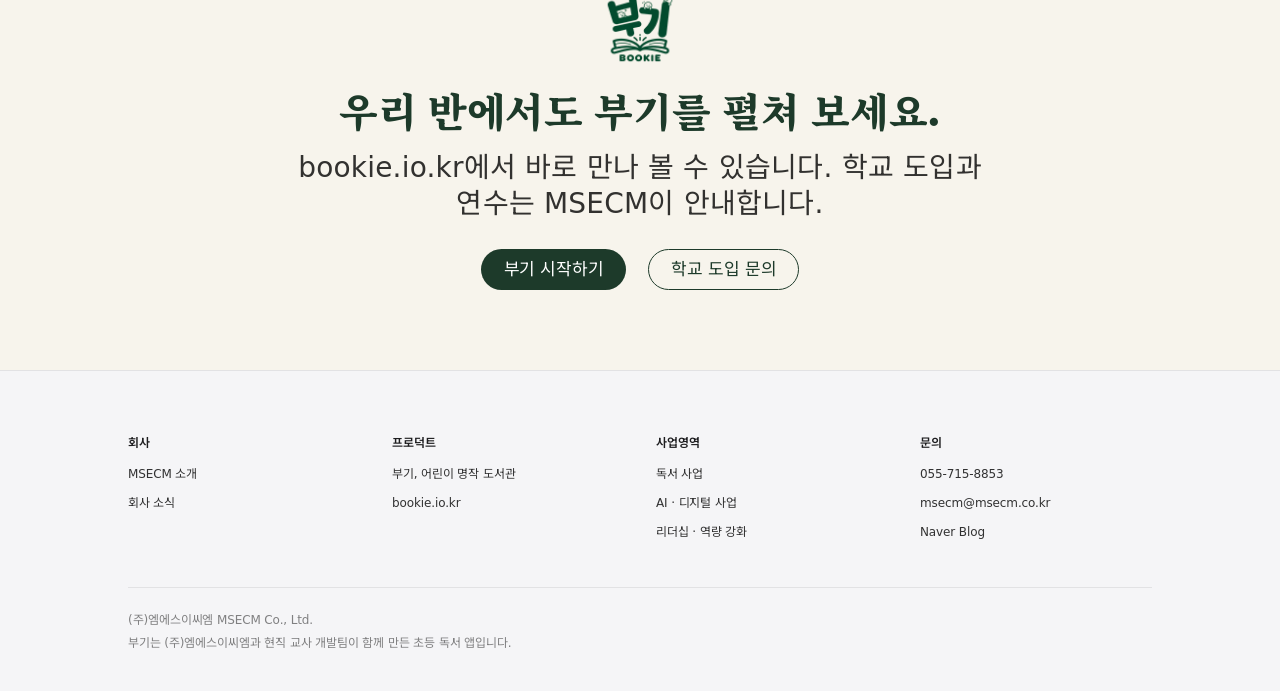
<file: bookie/index.html>
<!doctype html>
<html lang="ko">
<head>
  <meta charset="UTF-8" />
  <meta name="viewport" content="width=device-width, initial-scale=1, viewport-fit=cover" />
  <title>부기, 어린이 명작 도서관 | MSECM</title>
  <meta name="description" content="선생님이 만든 어린이 명작 도서관 부기. 1~6학년 고전 300권을 학년 눈높이로 읽고, 모르는 낱말은 누르면 그 자리에서 뜻을 봅니다." />
  <meta property="og:title" content="부기, 어린이 명작 도서관" />
  <meta property="og:description" content="선생님이 만든 초등 고전 독서 앱. 1~6학년 고전 300권." />
  <meta property="og:image" content="assets/hero-pair.webp" />
  <link rel="icon" href="assets/ci-s.webp" />
  <link rel="preconnect" href="https://fonts.googleapis.com" />
  <link rel="preconnect" href="https://fonts.gstatic.com" crossorigin />
  <link href="https://fonts.googleapis.com/css2?family=Inter:wght@300;400;600;700&family=Noto+Sans+KR:wght@300;400;500;600;700&family=Noto+Serif+KR:wght@700;900&display=swap" rel="stylesheet" />
  <link rel="stylesheet" href="../styles.css" />
  <link rel="stylesheet" href="bookie.css" />
  <script defer src="../scripts/reveal.js"></script>
</head>
<body>

  <!-- ────────────  MSECM 공통 헤더  ──────────── -->
  <div class="sub-nav">
    <div class="sub-nav__inner">
      <a class="sub-nav__brand" href="../" aria-label="엠에스이씨엠 홈">
        <img src="../assets/logo.png" alt="MSECM" />
      </a>
      <ul class="sub-nav__links">
        <li><a href="../#about">소개</a></li>
        <li><a href="../#business">사업영역</a></li>
        <li class="sub-nav__menu">
          <a href="../#products" aria-haspopup="true" aria-current="page">프로덕트</a>
          <ul class="sub-nav__drop">
            <li><a href="./"><b>부기</b><span>어린이 명작 도서관</span></a></li>
          </ul>
        </li>
        <li><a href="../#digital">AI · 디지털</a></li>
        <li><a href="../#projects">최근 프로젝트</a></li>
        <li><a href="../#news">소식</a></li>
      </ul>
      <a class="pill pill--primary pill--sm" href="../#contact">문의하기</a>
    </div>
  </div>

  <!-- ────────────  부기 프로덕트 띠  ──────────── -->
  <nav class="product-nav" aria-label="부기 안내">
    <div class="product-nav__inner">
      <a class="product-nav__name" href="#top" data-scroll-top><img src="assets/ci-s.webp" alt="" />부기</a>
      <div class="product-nav__links">
        <a href="#why">왜 부기인가</a>
        <a href="#features">기능</a>
        <a href="#for">선생님, 학부모</a>
        <a href="#gomin">고민 책방</a>
        <a href="#voices">현장 후기</a>
        <a href="#videos">영상</a>
      </div>
      <a class="pill pill--bookie pill--sm" href="https://bookie.io.kr" target="_blank" rel="noopener">부기 시작하기</a>
    </div>
  </nav>

  <main id="top">

    <!-- ────────────  HERO  ──────────── -->
    <section class="bk-hero">
      <div class="bk-hero__stack" data-reveal data-reveal-stagger>
        <p class="bk-hero__eyebrow">MSECM 독서 프로덕트</p>
        <img class="bk-hero__mark" src="assets/wordmark.webp" alt="부기" width="720" height="224" />
        <h1>선생님이 만든<br />어린이 명작 도서관</h1>
        <p class="bk-hero__lede">
          <span class="nowrap">1~6학년 고전 300권을</span> <span class="nowrap">학년 눈높이로 읽고,</span>
          <span class="nowrap">모르는 낱말은 누르면</span> <span class="nowrap">그 자리에서 뜻을 봅니다.</span>
        </p>
        <div class="tile__actions">
          <a class="pill pill--bookie" href="https://bookie.io.kr" target="_blank" rel="noopener">부기 시작하기</a>
          <a class="pill pill--bookie-ghost" href="#videos">소개 영상 보기</a>
        </div>
      </div>
      <figure class="bk-hero__film" data-reveal>
        <video src="assets/hero-intro.mp4" poster="assets/hero-intro.jpg" autoplay muted loop playsinline aria-label="책을 안고 걸어가는 부기 아이들"></video>
        <img class="bk-hero__char bk-hero__char--l" src="assets/c046.webp" alt="" />
        <img class="bk-hero__char bk-hero__char--r" src="assets/c022.webp" alt="" />
      </figure>
    </section>

    <!-- ────────────  숫자  ──────────── -->
    <section class="bk-stats" aria-label="부기 숫자">
      <dl>
        <div data-reveal><dt><span data-count-to="300">0</span><small>권</small></dt><dd>학년별로 다시 쓴 고전</dd></div>
        <div data-reveal><dt>1~6<small>학년</small></dt><dd>그림책부터 장편까지</dd></div>
        <div data-reveal><dt><span data-count-to="151">0</span><small>학급</small></dt><dd>선도교사단 운영</dd></div>
        <div data-reveal><dt><span data-count-to="26924" data-count-comma>0</span><small>권</small></dt><dd>선도교사단 한 달 완독</dd></div>
      </dl>
    </section>

    <!-- ────────────  왜 부기인가  ──────────── -->
    <section class="tile bk-why" id="why">
      <div class="container">
        <header class="section-head" data-reveal data-reveal-stagger>
          <h2 class="section-head__title">아이가 책을 덮는 순간은 정해져 있습니다.</h2>
          <p class="section-head__lede">모르는 낱말 하나, 너무 긴 첫 장, 다 읽고 나서 할 말이 없을 때.</p>
        </header>
        <div class="bk-barriers">
          <article class="bk-barrier" data-reveal>
            <p class="bk-barrier__q"><b>단어를 몰라서</b> 책을 덮을 때</p>
            <p class="bk-barrier__a">낱말을 누르면 그 자리에서 뜻을 보여 줍니다.</p>
          </article>
          <article class="bk-barrier" data-reveal>
            <p class="bk-barrier__q"><b>책이 너무 길어서</b> 시작을 못 할 때</p>
            <p class="bk-barrier__a">학년 분량에 맞게 다시 쓴 고전으로 시작합니다.</p>
          </article>
          <article class="bk-barrier" data-reveal>
            <p class="bk-barrier__q"><b>읽고 나서</b> 생각이 이어지지 않을 때</p>
            <p class="bk-barrier__a">책 속 인물이 질문을 건네 다시 본문으로 데려갑니다.</p>
          </article>
        </div>
      </div>
    </section>

    <!-- ────────────  기능  ──────────── -->
    <section class="tile bk-features" id="features">
      <div class="container">
        <header class="section-head" data-reveal data-reveal-stagger>
          <h2 class="section-head__title bk-section-title">한 권을 끝까지 읽게 만드는 네 가지</h2>
        </header>

        <article class="bk-feature" data-reveal>
          <figure class="bk-feature__media bk-feature__books">
            <img src="assets/book-tokki.jpg" alt="토끼와 거북이" loading="lazy" />
            <img src="assets/book-prince.jpg" alt="행복한 왕자" loading="lazy" />
            <img src="assets/book-anne.jpg" alt="빨간 머리 앤" loading="lazy" />
          </figure>
          <div class="bk-feature__body">
            <p class="bk-feature__num">01 학년 눈높이 고전</p>
            <h3 class="bk-feature__title">「토끼와 거북이」부터 「빨간 머리 앤」까지 300권</h3>
            <p class="bk-feature__text">1~6학년 분량에 맞게 고전을 다시 썼습니다. 저학년은 그림책 길이로, 고학년은 장편을 이야기별로 나눠 읽습니다. <mark>작가진이 지금 아이들에게 맞지 않는 표현을 점검</mark>하고, 장면마다 삽화를 붙였습니다.</p>
          </div>
        </article>

        <article class="bk-feature" data-reveal>
          <figure class="bk-feature__media"><img src="assets/reader-word.webp" alt="읽기 화면에서 낱말을 누르면 뜻이 뜨는 모습" loading="lazy" width="1400" height="900" /></figure>
          <div class="bk-feature__body">
            <p class="bk-feature__num">02 낱말 도움</p>
            <h3 class="bk-feature__title">모르는 낱말은 툭, 뜻은 그 자리에서</h3>
            <p class="bk-feature__text">읽다가 막히는 낱말을 누르면 뜻과 쉬운 말이 바로 뜹니다. 사전을 찾으러 책을 떠나지 않으니 <mark>읽던 흐름이 끊기지 않습니다.</mark> 어휘력 진단 결과에 맞춰 아이에게 알맞은 책도 골라 줍니다.</p>
          </div>
        </article>

        <article class="bk-feature" data-reveal>
          <figure class="bk-feature__media"><img src="assets/parent.jpg" alt="책 속 인물과 말풍선으로 이야기 나누는 화면" loading="lazy" width="640" height="360" /></figure>
          <div class="bk-feature__body">
            <p class="bk-feature__num">03 인물과 이야기 나누기</p>
            <h3 class="bk-feature__title">정답 대신, 질문을 건네는 책 속 인물</h3>
            <p class="bk-feature__text">책을 다 읽으면 토끼, 거북이 같은 책 속 인물과 이야기를 나눕니다. 인물은 답을 알려 주지 않고 <mark>"너라면 어떻게 했을 것 같아?"</mark>라고 되물어, 아이가 다시 본문을 펼치고 스스로 생각하게 합니다.</p>
          </div>
        </article>

        <article class="bk-feature" data-reveal>
          <figure class="bk-feature__media"><img src="assets/teacher.jpg" alt="선생님이 책을 고르고 반 기록을 보는 화면" loading="lazy" width="640" height="360" /></figure>
          <div class="bk-feature__body">
            <p class="bk-feature__num">04 독후활동과 기록장</p>
            <h3 class="bk-feature__title">읽은 뒤의 생각이 기록으로 남습니다</h3>
            <p class="bk-feature__text">책마다 마음에 남은 장면 고르기, 인물에게 편지 쓰기 같은 독후활동이 붙어 있습니다. 아이가 남긴 생각은 기록장에 모이고, <mark>선생님은 그 자리에서 한마디를 건넵니다.</mark></p>
          </div>
        </article>
      </div>
    </section>

    <!-- ────────────  선생님, 학부모  ──────────── -->
    <section class="tile bk-for" id="for">
      <div class="container">
        <header class="section-head" data-reveal data-reveal-stagger>
          <h2 class="section-head__title bk-section-title">교실과 집을 함께 잇습니다</h2>
          <p class="section-head__lede">활동지를 따로 만들지 않아도, 책 예산이 없어도.</p>
        </header>
        <div class="grid grid--3">
          <article class="utility-card" data-reveal>
            <figure class="bk-for__media"><img src="assets/intro.jpg" alt="" loading="lazy" /></figure>
            <div class="utility-card__icon utility-card__icon--blue">01</div>
            <h3 class="utility-card__title">선생님은 책만 고르세요</h3>
            <p class="utility-card__text">온책읽기 책을 고르면 반 전체가 같은 책을 함께 엽니다. 독후활동과 확인 퀴즈가 책마다 준비되어 있습니다.</p>
          </article>
          <article class="utility-card" data-reveal>
            <figure class="bk-for__media"><img src="assets/admin-school.webp" alt="" loading="lazy" /></figure>
            <div class="utility-card__icon utility-card__icon--blue">02</div>
            <h3 class="utility-card__title">학교 단위로 관리</h3>
            <p class="utility-card__text">기관 관리자 화면에서 학급과 선생님 계정을 한곳에서 관리합니다. 학교 단위 도입과 연수도 함께 안내합니다.</p>
          </article>
          <article class="utility-card" data-reveal>
            <figure class="bk-for__media"><img src="assets/hero-pair.webp" alt="" loading="lazy" /></figure>
            <div class="utility-card__icon utility-card__icon--blue">03</div>
            <h3 class="utility-card__title">집에서도 함께 읽기</h3>
            <p class="utility-card__text">저녁에 아이와 같은 책을 열어 보세요. "토끼는 왜 낮잠을 잤을까?" 한마디가 아이의 생각을 넓힙니다.</p>
          </article>
        </div>
      </div>
    </section>

    <!-- ────────────  고민 책방  ──────────── -->
    <section class="tile bk-gomin" id="gomin">
      <div class="container">
        <header class="section-head" data-reveal data-reveal-stagger>
          <h2 class="section-head__title bk-section-title">고민 책방: 학생 고민으로 책 고르기</h2>
          <p class="section-head__lede">학생이 고민을 적으면 부기가 질문과 책을 제안하고, 읽고 활동한 기록이 독서 포트폴리오에 남습니다.</p>
        </header>
        <ol class="bk-flow" data-reveal>
          <li><b>고민 적기</b><span>마음 카드를 고르거나 고민을 직접 적습니다</span></li>
          <li><b>부기와 이야기</b><span>부기가 질문 후보를 제안하고 학생이 하나를 고릅니다</span></li>
          <li><b>책 추천</b><span>부기 서재 300권에서 성격이 다른 책 세 권을 추천합니다</span></li>
          <li><b>책 읽기</b><span>고른 질문을 보며 읽고, 모르는 낱말은 눌러 뜻을 봅니다</span></li>
          <li><b>인물과 이야기</b><span>책 속 인물에게 묻고, 답을 받아들일지 학생이 정합니다</span></li>
          <li><b>독서 포트폴리오</b><span>읽기 전 생각과 읽은 뒤 생각을 함께 기록합니다</span></li>
        </ol>
        <div class="bk-gomin__shots" data-reveal>
          <figure><img src="assets/gomin-shop.webp" alt="학생이 마음 카드를 고르고 고민을 한 줄 적는 고민 책방 화면" loading="lazy" width="1100" height="748" /><figcaption>학생 고민 책방 화면. 고민에 적은 친구 이름은 ○○로 가립니다</figcaption></figure>
          <figure><img src="assets/gomin-chat.webp" alt="부기와 이야기하며 질문을 정하고 책 세 권을 추천받는 화면" loading="lazy" width="1100" height="658" /><figcaption>질문을 고르고 추천 책을 보는 화면</figcaption></figure>
        </div>
        <h3 class="bk-gomin__sub" data-reveal>학년별 인물 대화 방식</h3>
        <div class="grid grid--3 bk-grades">
          <article class="bk-grade" data-reveal>
            <figure><img src="assets/gomin-g3.webp" alt="3학년 학생이 조충 장면을 그리고 방법 세 그림을 붙인 활동지" loading="lazy" width="640" height="960" /></figure>
            <p class="bk-grade__tag">3학년 | 1단계 인물이 먼저 묻기</p>
            <h4>「조충의 코끼리 무게 재기」</h4>
            <p>학급 고민: 틀릴까 봐 발표를 하지 않음. 장면을 읽은 뒤 조충이 먼저 질문하고, 학생은 책에서 찾은 문장으로 답합니다.</p>
          </article>
          <article class="bk-grade" data-reveal>
            <figure><img src="assets/gomin-g5.webp" alt="5학년 학생이 메리와 디콘이 한 일을 나란히 그린 활동지" loading="lazy" width="640" height="960" /></figure>
            <p class="bk-grade__tag">5학년 | 2단계 주고받기</p>
            <h4>「비밀의 화원」</h4>
            <p>학급 고민: 모둠 결과물을 한 학생이 혼자 다시 만듦. 디콘이 질문을 하나 하고, 학생도 인물에게 할 질문을 하나 만듭니다.</p>
          </article>
          <article class="bk-grade" data-reveal>
            <figure><img src="assets/gomin-g6.webp" alt="6학년 학생이 고쳐 쓴 사과 편지와 그 뒤에 한 일을 적은 기록" loading="lazy" width="640" height="896" /></figure>
            <p class="bk-grade__tag">6학년 | 3단계 학생이 묻기</p>
            <h4>「목걸이」</h4>
            <p>학급 고민: 실수를 알린 뒤 수습 방법을 상대와 의논하지 않음. 학생이 마틸드와 남편에게 같은 질문을 하고 두 답을 비교합니다.</p>
          </article>
        </div>
        <div class="bk-gomin__expo" data-reveal>
          <img src="assets/gomin-folio.webp" alt="고민, 질문, 책, 활동, 생각의 변화가 모인 독서 포트폴리오 한 장" loading="lazy" width="760" height="1074" />
          <div>
            <p class="bk-grade__tag">박람회 계획</p>
            <h3>에듀플러스위크 부기 부스 운영 계획</h3>
            <p>2027년 1월 25일부터 27일까지 코엑스에서 현직 교사 단체 뭉클과 부기 부스를 운영합니다. 학생은 고민 적기부터 독서 포트폴리오까지 약 20분 동안 체험합니다. 입구에서 받은 NFC 카드를 휴대폰에 대면 박람회가 끝난 뒤에도 자신의 독서 포트폴리오를 볼 수 있습니다.</p>
            <div class="tile__actions">
              <a class="pill pill--bookie" href="https://bookie-gomin.vercel.app" target="_blank" rel="noopener">체험판 열기</a>
              <a class="pill pill--bookie-ghost" href="https://bookie-gomin.vercel.app/#/samples?who=g" target="_blank" rel="noopener">학년별 수업 예시</a>
              <a class="pill pill--bookie-ghost" href="https://legoschool.github.io/bookie-test/promo/" target="_blank" rel="noopener">홍보 자료실</a>
            </div>
          </div>
        </div>
      </div>
    </section>

    <!-- ────────────  현장 후기  ──────────── -->
    <section class="tile bk-voices" id="voices">
      <div class="container">
        <header class="section-head" data-reveal data-reveal-stagger>
          <h2 class="section-head__title bk-section-title">교실에서 먼저 써 본 선생님들</h2>
          <p class="section-head__lede">선도교사단 선생님들이 남긴 사용 후기 가운데.</p>
        </header>
        <div class="grid grid--3">
          <blockquote class="bk-voice" data-reveal>
            <p>아이들이 항상 읽을 책이 없고 두꺼운 책에 부담을 느꼈는데, 부기를 활용하니 책을 더 많이 읽게 된 것 같아요.</p>
            <footer>선도 학교 4학년 선생님</footer>
          </blockquote>
          <blockquote class="bk-voice" data-reveal>
            <p>학생들이 매우 흥미로워했어요. 고학년은 저학년 책부터 찾아 읽으며 호기심을 보였습니다.</p>
            <footer>선도 학교 6학년 선생님</footer>
          </blockquote>
          <blockquote class="bk-voice" data-reveal>
            <p>온책읽기 예산도 따로 없었는데, 이제 부기로 편하게 할 수 있을 것 같아 정말 다행이고 기쁩니다.</p>
            <footer>선도 학교 2학년 선생님</footer>
          </blockquote>
        </div>
      </div>
    </section>

    <!-- ────────────  영상  ──────────── -->
    <section class="tile bk-videos" id="videos">
      <div class="container">
        <header class="section-head" data-reveal data-reveal-stagger>
          <h2 class="section-head__title bk-section-title">영상으로 만나는 부기</h2>
        </header>
        <div class="grid grid--2">
          <figure class="bk-vcard" data-reveal>
            <button class="bk-vthumb" type="button" data-src="assets/v-intro.mp4" aria-label="1분 소개 영상 재생"><img src="assets/v-intro.jpg" alt="" loading="lazy" /><span class="bk-vplay">▶</span><span class="bk-vlen">1분</span></button>
            <figcaption><strong>1분 소개 영상</strong><span>부기가 무엇인지 한눈에</span></figcaption>
          </figure>
          <figure class="bk-vcard" data-reveal>
            <button class="bk-vthumb" type="button" data-src="assets/v-question.mp4" aria-label="정답 대신, 질문을 영상 재생"><img src="assets/v-question.jpg" alt="" loading="lazy" /><span class="bk-vplay">▶</span><span class="bk-vlen">1분</span></button>
            <figcaption><strong>정답 대신, 질문을</strong><span>책 속 인물이 되묻는 이유</span></figcaption>
          </figure>
          <figure class="bk-vcard" data-reveal>
            <button class="bk-vthumb" type="button" data-src="assets/v-tokki.mp4" aria-label="토끼와 거북이 영상 재생"><img src="assets/v-tokki.jpg" alt="" loading="lazy" /><span class="bk-vplay">▶</span><span class="bk-vlen">1분</span></button>
            <figcaption><strong>부기로 읽는 「토끼와 거북이」</strong><span>한 권을 읽는 과정</span></figcaption>
          </figure>
          <figure class="bk-vcard" data-reveal>
            <button class="bk-vthumb" type="button" data-src="assets/v-word.mp4" aria-label="어휘력과 문해력 영상 재생"><img src="assets/v-word.jpg" alt="" loading="lazy" /><span class="bk-vplay">▶</span><span class="bk-vlen">15초</span></button>
            <figcaption><strong>어휘력과 문해력</strong><span>낱말 도움이 읽기를 바꾸는 장면</span></figcaption>
          </figure>
        </div>
      </div>
    </section>

    <!-- ────────────  마지막 권유  ──────────── -->
    <section class="tile bk-cta" id="contact">
      <div class="tile__stack tile__stack--narrow" data-reveal data-reveal-stagger>
        <img class="bk-cta__seed" src="assets/ci-s.webp" alt="" />
        <h2 class="tile__headline">우리 반에서도 부기를 펼쳐 보세요.</h2>
        <p class="tile__lede">bookie.io.kr에서 바로 만나 볼 수 있습니다. 학교 도입과 연수는 MSECM이 안내합니다.</p>
        <div class="tile__actions">
          <a class="pill pill--bookie" href="https://bookie.io.kr" target="_blank" rel="noopener">부기 시작하기</a>
          <a class="pill pill--bookie-ghost" href="mailto:msecm@msecm.co.kr?subject=%EB%B6%80%EA%B8%B0%20%EB%8F%84%EC%9E%85%20%EB%AC%B8%EC%9D%98">학교 도입 문의</a>
        </div>
      </div>
    </section>

  </main>

  <!-- ────────────  FOOTER  ──────────── -->
  <footer class="footer">
    <div class="container footer__inner">
      <div class="footer__cols">
        <section class="footer__col">
          <h4>회사</h4>
          <ul>
            <li><a href="../#about">MSECM 소개</a></li>
            <li><a href="../#news">회사 소식</a></li>
          </ul>
        </section>
        <section class="footer__col">
          <h4>프로덕트</h4>
          <ul>
            <li><a href="./">부기, 어린이 명작 도서관</a></li>
            <li><a href="https://bookie.io.kr" target="_blank" rel="noopener">bookie.io.kr</a></li>
          </ul>
        </section>
        <section class="footer__col">
          <h4>사업영역</h4>
          <ul>
            <li><a href="../#business">독서 사업</a></li>
            <li><a href="../#digital">AI · 디지털 사업</a></li>
            <li><a href="../#business">리더십 · 역량 강화</a></li>
          </ul>
        </section>
        <section class="footer__col">
          <h4>문의</h4>
          <ul>
            <li><a href="tel:055-715-8853">055-715-8853</a></li>
            <li><a href="mailto:msecm@msecm.co.kr">msecm@msecm.co.kr</a></li>
            <li><a href="https://blog.naver.com/ms_ecm" target="_blank" rel="noopener">Naver Blog</a></li>
          </ul>
        </section>
      </div>
      <div class="footer__legal">
        <p>(주)엠에스이씨엠 MSECM Co., Ltd.</p>
        <p class="footer__fineprint">부기는 (주)엠에스이씨엠과 현직 교사 개발팀이 함께 만든 초등 독서 앱입니다.</p>
      </div>
    </div>
  </footer>

  <script>
    // 영상 카드: 누르면 그 자리에서 재생
    document.querySelectorAll('.bk-vthumb').forEach((btn) => {
      btn.addEventListener('click', () => {
        const v = document.createElement('video');
        v.src = btn.dataset.src; v.controls = true; v.autoplay = true; v.playsInline = true;
        v.poster = btn.querySelector('img').src;
        btn.replaceWith(v); v.focus();
      });
    });
  </script>
</body>
</html>
</file>
<file: styles.css>
/* ============================================================
   MSECM — Apple-inspired design system
   Tokens are taken directly from design.md.
   ============================================================ */

:root {
  /* ── Color tokens ── */
  --action-blue:        #0066cc;
  --focus-blue:         #0071e3;
  --sky-link:           #2997ff;
  --ink:                #1d1d1f;          /* near-black ink */
  --paper:              #ffffff;
  --parchment:          #f5f5f7;
  --pearl:              #fafafc;
  --tile-dark-1:        #272729;
  --tile-dark-2:        #2a2a2c;
  --tile-dark-3:        #252527;
  --void:               #000000;

  --ink-80:             rgba(0, 0, 0, 0.80);
  --ink-48:             rgba(0, 0, 0, 0.48);
  --hairline:           rgba(0, 0, 0, 0.08);
  --divider-04:         rgba(0, 0, 0, 0.04);
  --chip-gray:          rgba(210, 210, 215, 0.64);

  /* ── The single shadow in the system (product on surface) ── */
  --product-shadow:     rgba(0, 0, 0, 0.22) 3px 5px 30px 0;

  /* ── Type stacks ──
     SF Pro on Apple platforms via system-ui; Inter as the closest
     open-source equivalent elsewhere; Noto Sans KR for Hangul. */
  --font-display:
    "SF Pro Display", -apple-system, BlinkMacSystemFont, system-ui,
    "Inter", "Noto Sans KR", "Helvetica Neue", Helvetica, Arial, sans-serif;
  --font-text:
    "SF Pro Text", -apple-system, BlinkMacSystemFont, system-ui,
    "Inter", "Noto Sans KR", "Helvetica Neue", Helvetica, Arial, sans-serif;

  /* ── Radii ── */
  --r-pill:    980px;
  --r-card:    18px;
  --r-utility: 8px;
  --r-pearl:   11px;

  /* ── Heights ── */
  --subnav-h:  76px;
}

/* ────────────────  Reset / base  ──────────────── */
*, *::before, *::after { box-sizing: border-box; }
html, body { margin: 0; padding: 0; }
html {
  scroll-behavior: smooth;
  /* ── Korean line-breaking rules ──
     `word-break: normal` (default) splits long Hangul runs at *syllable*
     boundaries when a line overflows, producing awkward breaks like
     "선정되었습니|다". `keep-all` treats Hangul as words separated by
     spaces — same rule the language already uses for ear/eye reading.
     `overflow-wrap: break-word` keeps a safety net for legitimately
     unbreakable strings (long URLs, no-space CJK).
     `line-break: strict` improves punctuation handling at line ends. */
  word-break: keep-all;
  overflow-wrap: break-word;
  line-break: strict;
}
body {
  background: var(--paper);
  color: var(--ink);
  font-family: var(--font-text);
  font-size: 17px;
  font-weight: 400;
  line-height: 1.47;
  letter-spacing: -0.374px;
  -webkit-font-smoothing: antialiased;
  -moz-osx-font-smoothing: grayscale;
  text-rendering: optimizeLegibility;
}
img { max-width: 100%; height: auto; display: block; }
a { color: var(--action-blue); text-decoration: none; }
a:hover { text-decoration: underline; }
ul { list-style: none; padding: 0; margin: 0; }
button { font: inherit; }

/* Universal focus ring — Focus Blue, never decorative */
:focus-visible {
  outline: 2px solid var(--focus-blue);
  outline-offset: 2px;
  border-radius: 6px;
}

/* ────────────────────  HEADER (frosted parchment)  ──────────────────── */
.sub-nav {
  position: sticky;
  top: 0;
  z-index: 100;
  height: var(--subnav-h);
  background: rgba(245, 245, 247, 0.80);
  backdrop-filter: saturate(180%) blur(20px);
  -webkit-backdrop-filter: saturate(180%) blur(20px);
  border-bottom: 1px solid var(--hairline);
}
.sub-nav__inner {
  max-width: 1024px;
  margin: 0 auto;
  height: 100%;
  padding: 0 22px;
  display: flex;
  align-items: center;
  gap: 24px;
}
.sub-nav__brand {
  display: inline-flex;
  align-items: center;
  height: 60px;
}
.sub-nav__brand img {
  height: 56px;        /* 단일 헤더 — 워드마크가 또렷하게 살아남는 큰 사이즈 */
  width: auto;
  display: block;
}
.sub-nav__brand:hover { text-decoration: none; opacity: 0.85; }
.sub-nav__links {
  display: flex;
  gap: 24px;
  margin-left: auto;
}
.sub-nav__links a {
  color: var(--ink);
  font-size: 14px;
  font-weight: 400;
  letter-spacing: -0.224px;
}
.sub-nav__links a:hover { text-decoration: none; opacity: 0.7; }

/* 프로덕트 드롭다운 */
.sub-nav__menu { position: relative; }
.sub-nav__drop {
  position: absolute;
  top: calc(100% + 14px);
  left: 50%;
  transform: translate(-50%, -4px);
  min-width: 200px;
  padding: 8px;
  background: rgba(255, 255, 255, 0.96);
  border: 1px solid var(--hairline);
  border-radius: 14px;
  box-shadow: 0 12px 30px rgba(0, 0, 0, 0.10);
  opacity: 0;
  visibility: hidden;
  transition: opacity 0.18s ease, transform 0.18s ease, visibility 0.18s;
}
.sub-nav__drop::before { content: ""; position: absolute; left: 0; right: 0; top: -16px; height: 16px; }
.sub-nav__menu:hover .sub-nav__drop,
.sub-nav__menu:focus-within .sub-nav__drop { opacity: 1; visibility: visible; transform: translate(-50%, 0); }
.sub-nav__drop a { display: grid; gap: 2px; padding: 10px 12px; border-radius: 10px; }
.sub-nav__drop a:hover { background: var(--parchment); opacity: 1; }
.sub-nav__drop b { font-size: 15px; font-weight: 600; color: var(--ink); }
.sub-nav__drop span { font-size: 12px; color: var(--ink-48); }

/* 프로덕트 타일 (부기) */
.tile.product-tile { background: #f7f4ec; }
.product-tile__mark { width: min(300px, 70vw); height: auto; }
.product-tile__film { max-width: 640px; margin-top: 24px; }
.product-tile__film a { display: block; }

/* ──────────────────────────  PILL CTAs  ────────────────────────── */
.pill {
  display: inline-flex;
  align-items: center;
  justify-content: center;
  font-family: var(--font-text);
  font-size: 17px;
  font-weight: 400;
  line-height: 1;
  letter-spacing: -0.22px;
  border-radius: var(--r-pill);
  padding: 11px 22px;
  border: 1px solid transparent;
  cursor: pointer;
  transition: transform 0.18s ease, background-color 0.18s ease, color 0.18s ease;
  text-decoration: none;
  white-space: nowrap;
}
.pill:hover { text-decoration: none; }
.pill:active { transform: scale(0.95); }   /* signature press */
.pill--sm { font-size: 14px; padding: 8px 16px; letter-spacing: -0.224px; }

.pill--primary {
  background: var(--action-blue);
  color: var(--paper);
}
.pill--primary:hover { background: #0077ed; }

.pill--ghost {
  background: transparent;
  color: var(--action-blue);
  border-color: var(--action-blue);
}
.pill--ghost:hover { background: rgba(0, 102, 204, 0.05); }

.pill--ghost-on-dark {
  background: transparent;
  color: var(--sky-link);
  border-color: var(--sky-link);
}
.pill--ghost-on-dark:hover { background: rgba(41, 151, 255, 0.10); }

/* ─────────────────────────  TILES (full-bleed)  ───────────────────── */
.tile {
  width: 100%;
  padding: 80px 22px;
  /* Edge-to-edge: NO border-radius. Color change is the divider. */
}
.tile--hero { padding-top: 100px; padding-bottom: 64px; }

.tile--light      { background: var(--paper);      color: var(--ink); }
.tile--parchment  { background: var(--parchment);  color: var(--ink); }
.tile--dark       { background: var(--tile-dark-1); color: var(--paper); }
.tile--dark-2     { background: var(--tile-dark-2); color: var(--paper); }
.tile--dark-3     { background: var(--tile-dark-3); color: var(--paper); }

.tile__stack {
  max-width: 980px;
  margin: 0 auto;
  text-align: center;
  display: flex;
  flex-direction: column;
  align-items: center;
  gap: 18px;
}
.tile__stack--narrow { max-width: 760px; }

.tile__eyebrow {
  font-family: var(--font-display);
  font-size: 19px;
  font-weight: 400;
  line-height: 1.42;
  letter-spacing: -0.022em;
  color: var(--action-blue);
  margin: 0;
  text-transform: none;
  max-width: 720px;
}
.tile__eyebrow--on-dark { color: var(--sky-link); }

/* ─── Hero eyebrow: gradient + side hairlines ─────────────────────────────
   The hero's slogan needs more presence than a regular eyebrow without
   becoming a headline. Treatment: a multi-stop blue gradient clipped to
   the text + thin hairline rules on both sides + weight 600 to lift it
   off the canvas. Scoped to .tile--hero so other eyebrows stay calm. */
.tile--hero .tile__eyebrow {
  font-size: 22px;
  font-weight: 600;
  line-height: 1.40;
  letter-spacing: -0.020em;
  display: flex;
  align-items: center;
  justify-content: center;
  gap: 16px;
  text-align: center;

  /* Gradient text — Action Blue → Sky Link Blue → deep navy.
     The gradient gives the slogan a quiet shimmer that matches the
     blue palette of the hero illustration. */
  background-image: linear-gradient(
    100deg,
    #0a3a8c 0%,
    #0066cc 28%,
    #2997ff 55%,
    #0066cc 78%,
    #0a3a8c 100%
  );
  -webkit-background-clip: text;
          background-clip: text;
  color: transparent;
  -webkit-text-fill-color: transparent;
}
.tile--hero .tile__eyebrow::before,
.tile--hero .tile__eyebrow::after {
  content: '';
  display: inline-block;
  flex: 0 0 auto;
  width: 36px;
  height: 1px;
  background: linear-gradient(
    90deg,
    transparent 0%,
    rgba(0, 102, 204, 0.45) 50%,
    rgba(0, 102, 204, 0) 100%
  );
}
.tile--hero .tile__eyebrow::after {
  background: linear-gradient(
    90deg,
    rgba(0, 102, 204, 0) 0%,
    rgba(0, 102, 204, 0.45) 50%,
    transparent 100%
  );
}

@media (max-width: 640px) {
  .tile--hero .tile__eyebrow {
    font-size: 17px;
    gap: 10px;
    flex-wrap: nowrap;
  }
  .tile--hero .tile__eyebrow::before,
  .tile--hero .tile__eyebrow::after { width: 22px; }
}

.tile__headline {
  font-family: var(--font-display);
  font-size: 40px;
  font-weight: 600;
  line-height: 1.10;
  letter-spacing: -0.32px;
  margin: 0;
}
.tile__headline--xl {
  font-size: 56px;
  line-height: 1.07;
  letter-spacing: -0.28px;
}

.tile__lede {
  font-family: var(--font-display);
  font-size: 28px;
  font-weight: 400;
  line-height: 1.30;
  letter-spacing: 0.196px;
  margin: 0;
  max-width: 720px;
  color: var(--ink);
}
.tile__lede--on-dark { color: rgba(255, 255, 255, 0.86); }

.tile__actions {
  display: flex;
  gap: 22px;
  flex-wrap: wrap;
  justify-content: center;
  margin-top: 8px;
}

/* ──────────────────────  HERO STATS (vertical strip)  ──────────────────────
   Stacked vertically — each row is a single oversized number with a quiet
   label, separated by hairlines. Numbers count up on viewport entry via JS. */
.hero-stats {
  display: flex;
  flex-direction: column;
  gap: 0;
  margin: 36px 0 12px;
  padding: 0;
  list-style: none;
  width: 100%;
  max-width: 480px;
}
.hero-stats__item {
  display: flex;
  align-items: baseline;
  justify-content: center;     /* center the (number + label) pair */
  gap: 16px;
  padding: 18px 4px;
  border-top: 1px solid var(--hairline);
  text-align: center;
}
.hero-stats__item:last-child { border-bottom: 1px solid var(--hairline); }

.hero-stats__value {
  font-family: var(--font-display);
  font-size: 44px;
  font-weight: 600;
  line-height: 1.0;
  letter-spacing: -0.36px;
  color: var(--ink);
  margin: 0;
  white-space: nowrap;
  display: inline-flex;
  align-items: baseline;
}
.hero-stats__num { display: inline-block; min-width: 0; }
.hero-stats__plus {
  color: var(--action-blue);
  font-weight: 600;
  margin-left: 2px;
}
.hero-stats__label {
  font-family: var(--font-text);
  font-size: 15px;
  font-weight: 400;
  letter-spacing: -0.224px;
  line-height: 1.30;
  color: var(--ink-48);
  margin: 0;
}

@media (max-width: 480px) {
  .hero-stats__value { font-size: 34px; }
  .hero-stats__label { font-size: 13px; }
  .hero-stats__item { padding: 14px 4px; gap: 16px; }
}

/* ──────────────────────  REVEAL ANIMATION (Apple-like)  ──────────────────────
   Generic scroll-triggered fade + slide. Honors prefers-reduced-motion.
   - [data-reveal]                : single element fades in
   - [data-reveal][data-reveal-stagger] > * : children stagger in sequence
*/
[data-reveal] {
  opacity: 0;
  transform: translateY(20px);
  transition:
    opacity 0.8s cubic-bezier(0.42, 0, 0.58, 1),
    transform 0.8s cubic-bezier(0.42, 0, 0.58, 1);
  will-change: opacity, transform;
}
[data-reveal].is-visible {
  opacity: 1;
  transform: none;
}

/* Stagger children of a revealed container */
[data-reveal-stagger] > * {
  opacity: 0;
  transform: translateY(16px);
  transition:
    opacity 0.7s cubic-bezier(0.42, 0, 0.58, 1),
    transform 0.7s cubic-bezier(0.42, 0, 0.58, 1);
}
[data-reveal-stagger].is-visible > * { opacity: 1; transform: none; }
[data-reveal-stagger].is-visible > *:nth-child(1) { transition-delay: 0.00s; }
[data-reveal-stagger].is-visible > *:nth-child(2) { transition-delay: 0.10s; }
[data-reveal-stagger].is-visible > *:nth-child(3) { transition-delay: 0.20s; }
[data-reveal-stagger].is-visible > *:nth-child(4) { transition-delay: 0.30s; }
[data-reveal-stagger].is-visible > *:nth-child(5) { transition-delay: 0.40s; }
[data-reveal-stagger].is-visible > *:nth-child(6) { transition-delay: 0.50s; }

/* Hero stats: when each row reveals individually it should slide in slightly
   from the right so the count-up reads as a "ticker arriving from offstage". */
.hero-stats__item[data-reveal] { transform: translateY(12px); }
.hero-stats__item[data-reveal].is-visible { transform: none; }

/* Reduced motion: skip everything, snap to final state */
@media (prefers-reduced-motion: reduce) {
  [data-reveal],
  [data-reveal-stagger] > * {
    opacity: 1 !important;
    transform: none !important;
    transition: none !important;
  }
}

/* ──────────────────────  VISION POINTS (AI 디지털 다크 타일)  ──────────────────────
   3-row numbered list inside the dark vision tile. Numbers are oversized
   in Sky Link Blue so they read against the near-black surface; the
   accompanying text sits at body weight with a strong-emphasis lead. */
.vision-points {
  display: flex;
  flex-direction: column;
  gap: 22px;
  margin: 28px auto 8px;
  padding: 0;
  list-style: none;
  width: 100%;
  max-width: 720px;
  text-align: left;
}
.vision-points__item {
  display: grid;
  grid-template-columns: 56px 1fr;
  align-items: baseline;
  gap: 20px;
  padding: 18px 0 4px;
  border-top: 1px solid rgba(255, 255, 255, 0.10);
}
.vision-points__num {
  font-family: var(--font-display);
  font-size: 28px;
  font-weight: 600;
  line-height: 1.0;
  letter-spacing: -0.02em;
  color: var(--sky-link);
}
.vision-points__text {
  font-family: var(--font-text);
  font-size: 17px;
  font-weight: 400;
  line-height: 1.47;
  letter-spacing: -0.374px;
  color: rgba(255, 255, 255, 0.86);
}
.vision-points__text strong {
  color: var(--paper);
  font-weight: 600;
}

@media (max-width: 640px) {
  .vision-points__item { grid-template-columns: 44px 1fr; gap: 14px; padding-top: 14px; }
  .vision-points__num { font-size: 22px; }
  .vision-points__text { font-size: 15px; }
}

/* ──────────────────────  HERO VISUAL  ──────────────────────
   The illustration *is* the headline — it carries the company name in
   typography. We let it bleed into the white hero canvas with only a
   gentle corner vignette so the artwork feels painted on the page rather
   than dropped on top of it. */
.hero-visual {
  position: relative;
  margin: 0 auto;
  width: 100%;
  max-width: 560px;
  aspect-ratio: 1 / 1;
  pointer-events: none;
  z-index: 0;
}
.hero-visual img {
  width: 100%;
  height: 100%;
  object-fit: cover;
  display: block;
  /* Light vignette only — the people and buildings near the edges should
     still be readable, just softened where they meet the white canvas. */
  -webkit-mask-image: radial-gradient(
    ellipse 95% 95% at 50% 50%,
    #000 70%,
    rgba(0, 0, 0, 0.85) 85%,
    rgba(0, 0, 0, 0.45) 95%,
    transparent 100%
  );
          mask-image: radial-gradient(
    ellipse 95% 95% at 50% 50%,
    #000 70%,
    rgba(0, 0, 0, 0.85) 85%,
    rgba(0, 0, 0, 0.45) 95%,
    transparent 100%
  );
}

@media (max-width: 480px) {
  .hero-visual { max-width: 360px; }
}

/* Korean phrase-keeping utility.
   Wrap a phrase that must stay on one line (e.g. "공식 선정되었습니다")
   so the browser's word-break: keep-all rule treats it as a single token.
   For inline use only — block elements would force their own line. */
.nowrap { white-space: nowrap; }

/* Visually-hidden text (SEO/screen-reader only).
   Used on the hero <h1> when the headline is delivered through imagery. */
.visually-hidden {
  position: absolute;
  width: 1px; height: 1px;
  padding: 0; margin: -1px;
  overflow: hidden;
  clip: rect(0, 0, 0, 0);
  white-space: nowrap;
  border: 0;
}

/* Generic product photo frame (also gets the system shadow) */
.product-frame {
  margin: 40px auto 0;
  width: 100%;
  max-width: 720px;
}
.product-frame--photo img {
  width: 100%;
  border-radius: var(--r-utility);
  box-shadow: var(--product-shadow);
}

/* ──────────────────────────  CONTAINERS  ────────────────────────── */
.container {
  max-width: 1024px;
  margin: 0 auto;
}

.section-head {
  text-align: center;
  margin: 0 auto 56px;
  max-width: 720px;
}
.section-head--left { text-align: left; }
.section-head__title {
  font-family: var(--font-display);
  font-size: 40px;
  font-weight: 600;
  line-height: 1.10;
  letter-spacing: -0.32px;
  margin: 0 0 12px;
}
.section-head__lede {
  font-family: var(--font-display);
  font-size: 21px;
  font-weight: 400;
  line-height: 1.30;
  letter-spacing: 0.231px;
  margin: 0;
  color: var(--ink-80);
}

.section-foot {
  margin-top: 56px;
  text-align: center;
}

/* ──────────────────────────  GRIDS  ────────────────────────── */
.grid {
  display: grid;
  gap: 22px;
}
.grid--2 { grid-template-columns: repeat(2, 1fr); }
.grid--3 { grid-template-columns: repeat(3, 1fr); }
.grid--4 { grid-template-columns: repeat(4, 1fr); }

/* ──────────────────────  UTILITY CARD  ─────────────────────── */
.utility-card {
  background: var(--paper);
  border: 1px solid var(--hairline);
  border-radius: var(--r-card);
  padding: 28px 24px;
  display: flex;
  flex-direction: column;
  gap: 12px;
  text-align: left;
  transition: transform 0.18s ease, border-color 0.18s ease;
  /* Grid items default to min-width: auto, which makes the cell expand
     to fit the widest unbreakable child (e.g. a long .nowrap phrase).
     Force the cell to honor its grid track instead. */
  min-width: 0;
}
.utility-card:hover {
  border-color: rgba(0, 0, 0, 0.16);
  transform: translateY(-2px);
}
.utility-card__icon {
  font-family: var(--font-display);
  font-size: 14px;
  font-weight: 600;
  letter-spacing: -0.224px;
  width: 36px; height: 36px;
  border-radius: var(--r-utility);
  display: inline-flex; align-items: center; justify-content: center;
  background: var(--parchment);
  color: var(--ink);
  margin-bottom: 4px;
}
.utility-card__icon--blue { background: var(--action-blue); color: var(--paper); }

.utility-card__title {
  font-family: var(--font-display);
  font-size: 21px;
  font-weight: 600;
  line-height: 1.19;
  letter-spacing: 0.231px;
  margin: 0;
}
.utility-card__text {
  font-size: 17px;
  line-height: 1.47;
  letter-spacing: -0.374px;
  margin: 0;
  color: var(--ink-80);
}
.utility-card__link {
  margin-top: auto;
  color: var(--action-blue);
  font-size: 17px;
  font-weight: 400;
  letter-spacing: -0.374px;
}
.utility-card__link:hover { text-decoration: underline; }

/* ──────────────────────  PROJECT CARD (gallery)  ─────────────────── */
.project-card {
  display: block;
  background: var(--paper);
  border: 1px solid var(--hairline);
  border-radius: var(--r-card);
  overflow: hidden;
  color: var(--ink);
  transition: transform 0.18s ease, border-color 0.18s ease;
}
.project-card:hover {
  text-decoration: none;
  transform: translateY(-2px);
  border-color: rgba(0, 0, 0, 0.16);
}
.project-card__media {
  margin: 0;
  aspect-ratio: 4 / 3;
  background: var(--parchment);
  overflow: hidden;
}
.project-card__media img {
  width: 100%; height: 100%; object-fit: cover;
  transition: transform 0.4s ease;
}
.project-card:hover .project-card__media img { transform: scale(1.03); }
.project-card__body {
  padding: 20px 22px 24px;
  display: flex; flex-direction: column; gap: 6px;
}
.project-card__cat {
  font-size: 12px;
  font-weight: 600;
  letter-spacing: -0.12px;
  color: var(--action-blue);
  margin: 0;
}
.project-card__title {
  font-family: var(--font-display);
  font-size: 21px;
  font-weight: 600;
  line-height: 1.24;
  letter-spacing: -0.22px;
  margin: 0;
  color: var(--ink);
}
.project-card__date {
  font-size: 14px;
  font-weight: 400;
  letter-spacing: -0.224px;
  color: var(--ink-48);
  margin: 4px 0 0;
}

/* ──────────────────────  NEWS CARD (2-col)  ────────────────────── */
.news-card {
  display: grid;
  grid-template-columns: 200px 1fr;
  gap: 0;
  background: var(--paper);
  border: 1px solid var(--hairline);
  border-radius: var(--r-card);
  overflow: hidden;
  color: var(--ink);
  transition: transform 0.18s ease, border-color 0.18s ease;
}
.news-card:hover {
  text-decoration: none;
  transform: translateY(-2px);
  border-color: rgba(0, 0, 0, 0.16);
}
.news-card__media { margin: 0; }
.news-card__media img {
  width: 100%; height: 100%; object-fit: cover;
  aspect-ratio: 1 / 1;
}
.news-card__body {
  padding: 24px 28px;
  display: flex; flex-direction: column; gap: 6px; justify-content: center;
}
.news-card__cat {
  font-size: 12px;
  font-weight: 600;
  letter-spacing: -0.12px;
  color: var(--action-blue);
  margin: 0;
}
.news-card__title {
  font-family: var(--font-display);
  font-size: 21px;
  font-weight: 600;
  line-height: 1.24;
  letter-spacing: -0.22px;
  margin: 0;
}
.news-card__text {
  font-size: 14px;
  font-weight: 400;
  letter-spacing: -0.224px;
  color: var(--ink-80);
  margin: 4px 0 0;
}

/* ──────────────────────────  FOOTER  ────────────────────────── */
.footer {
  background: var(--parchment);
  padding: 64px 22px 40px;
  border-top: 1px solid var(--hairline);
}
.footer__inner { display: flex; flex-direction: column; gap: 40px; }
.footer__cols {
  display: grid;
  grid-template-columns: repeat(4, 1fr);
  gap: 32px;
}
.footer__col h4 {
  font-family: var(--font-text);
  font-size: 12px;
  font-weight: 600;
  letter-spacing: -0.12px;
  color: var(--ink);
  margin: 0 0 8px;
}
.footer__col ul li {
  font-size: 12px;
  line-height: 2.41;       /* Apple's signature relaxed leading for footer columns */
  letter-spacing: -0.12px;
}
.footer__col a {
  color: var(--ink-80);
  font-size: 12px;
}
.footer__col a:hover { color: var(--ink); text-decoration: underline; }

.footer__legal {
  border-top: 1px solid var(--hairline);
  padding-top: 24px;
  display: flex;
  flex-direction: column;
  gap: 6px;
}
.footer__legal p {
  margin: 0;
  font-size: 12px;
  font-weight: 400;
  letter-spacing: -0.12px;
  color: var(--ink-48);
}
.footer__fineprint { font-size: 10px; line-height: 1.30; letter-spacing: -0.08px; }
.footer__fineprint a { color: var(--ink-48); text-decoration: underline; }

/* ──────────────────────────  RESPONSIVE  ──────────────────────────
   Breakpoints from design.md §8:
   1440 / 1068 / 833 / 734 / 640 / 480
*/
@media (max-width: 1068px) {
  .tile__headline--xl { font-size: 40px; letter-spacing: -0.30px; }
  .grid--4 { grid-template-columns: repeat(2, 1fr); }
}

@media (max-width: 833px) {
  .sub-nav__links { display: none; }
  .tile { padding: 64px 20px; }
  .tile__lede { font-size: 21px; line-height: 1.30; letter-spacing: 0.231px; }
  .grid--3 { grid-template-columns: repeat(2, 1fr); }
  .news-card { grid-template-columns: 1fr; }
  .news-card__media img { aspect-ratio: 16 / 9; }
  .footer__cols { grid-template-columns: repeat(2, 1fr); }
}

@media (max-width: 640px) {
  .tile { padding: 56px 18px; }
  .tile--hero { padding-top: 64px; }
  .tile__headline    { font-size: 32px; letter-spacing: -0.26px; }
  .tile__headline--xl{ font-size: 34px; line-height: 1.10; letter-spacing: -0.26px; }
  .tile__lede        { font-size: 19px; }
  .section-head__title { font-size: 28px; }
  .section-head__lede  { font-size: 17px; }
  .grid--2, .grid--3, .grid--4 { grid-template-columns: 1fr; }
  .tile__actions { gap: 14px; }
  .footer__cols { grid-template-columns: 1fr 1fr; gap: 20px; }
}

@media (max-width: 480px) {
  .tile { padding: 48px 16px; }
  .tile__headline--xl { font-size: 28px; }
  .pill { width: 100%; }                    /* full-width touch target */
  .tile__actions { flex-direction: column; align-items: stretch; width: 100%; max-width: 320px; }
}
</file>
<file: bookie/bookie.css>
/* ============================================================
   부기 프로덕트 페이지
   MSECM 공통 디자인(../styles.css) 위에 부기 브랜드 색만 얹는다.
   ============================================================ */

:root {
  --bk-forest:  #1d3a2a;
  --bk-green:   #2f7d4f;
  --bk-paper:   #f7f4ec;
  --bk-cream:   #fffdf7;
  --bk-gold:    #d4a63a;
  --bk-gold-ink:#8a5a00;
  --bk-line:    rgba(29, 58, 42, 0.12);
  --font-serif: "Noto Serif KR", "Apple SD Gothic Neo", serif;
}

/* ── 프로덕트 띠 (애플 제품 서브 내비처럼) ── */
.product-nav {
  position: sticky;
  top: var(--subnav-h);
  z-index: 90;
  background: rgba(247, 244, 236, 0.92);
  backdrop-filter: saturate(180%) blur(16px);
  -webkit-backdrop-filter: saturate(180%) blur(16px);
  border-bottom: 1px solid var(--bk-line);
}
.product-nav__inner {
  max-width: 1024px;
  margin: 0 auto;
  height: 52px;
  padding: 0 22px;
  display: flex;
  align-items: center;
  gap: 22px;
}
.product-nav__name {
  display: inline-flex;
  align-items: center;
  gap: 8px;
  font-family: var(--font-serif);
  font-size: 19px;
  font-weight: 900;
  color: var(--bk-forest);
}
.product-nav__name { flex-shrink: 0; }
.product-nav__name img { width: 30px; height: 30px; }
.product-nav__name:hover { text-decoration: none; }
.product-nav__links { display: flex; gap: 20px; margin-left: auto; min-width: 0; overflow-x: auto; scrollbar-width: none; }
.product-nav__links::-webkit-scrollbar { display: none; }
.product-nav__links a { color: var(--ink-80); font-size: 13px; white-space: nowrap; }
.product-nav__links a:hover { color: var(--ink); text-decoration: none; }
.pill--bookie { background: var(--bk-forest); color: #fff; }
.pill--bookie:hover { background: #2a5a3d; }
.pill--bookie-ghost { background: transparent; color: var(--bk-forest); border-color: var(--bk-forest); }
.pill--bookie-ghost:hover { background: rgba(29, 58, 42, 0.06); }

/* ── 히어로 ── */
.bk-hero {
  background: var(--bk-paper);
  padding: 72px 22px 0;
  text-align: center;
  overflow: hidden;
}
.bk-hero__stack { max-width: 980px; margin: 0 auto; display: flex; flex-direction: column; align-items: center; gap: 16px; }
.bk-hero__eyebrow { margin: 0; font-size: 15px; font-weight: 600; color: var(--bk-gold-ink); letter-spacing: 0; }
.bk-hero__mark { width: min(360px, 72vw); height: auto; }
.bk-hero h1 {
  margin: 4px 0 0;
  font-family: var(--font-serif);
  font-size: 48px;
  font-weight: 900;
  line-height: 1.2;
  letter-spacing: -0.02em;
  color: var(--bk-forest);
}
.bk-hero__lede { margin: 0; max-width: 640px; font-size: 21px; line-height: 1.5; color: var(--ink-80); }
.bk-hero__film {
  position: relative;
  margin: 36px auto 0;
  width: 100%;
  max-width: 920px;
  border-radius: 24px 24px 0 0;
  overflow: hidden;
  box-shadow: var(--product-shadow);
  background: #e9e3d3;
}
.bk-hero__film video { display: block; width: 100%; aspect-ratio: 16 / 9; object-fit: cover; }
.bk-hero__char { position: absolute; bottom: 0; width: 96px; pointer-events: none; }
.bk-hero__char--l { left: -6px; } .bk-hero__char--r { right: -6px; }

/* ── 숫자 띠 ── */
.bk-stats { background: var(--bk-forest); color: #fff; padding: 36px 22px; }
.bk-stats dl { max-width: 980px; margin: 0 auto; display: grid; grid-template-columns: repeat(4, 1fr); gap: 16px; text-align: center; }
.bk-stats dt { font-family: var(--font-serif); font-size: 40px; font-weight: 900; line-height: 1.1; color: #fff; }
.bk-stats dt small { font-size: 20px; margin-left: 2px; }
.bk-stats dd { margin: 6px 0 0; font-size: 14px; color: rgba(255, 255, 255, 0.78); }

/* ── 왜 부기인가 ── */
.bk-why { background: var(--paper); }
.bk-why .section-head__title, .bk-section-title { font-family: var(--font-serif); font-weight: 900; color: var(--bk-forest); letter-spacing: -0.02em; }
.bk-barriers { display: grid; grid-template-columns: repeat(3, 1fr); gap: 18px; }
.bk-barrier {
  background: var(--bk-cream);
  border: 1px solid var(--bk-line);
  border-radius: var(--r-card);
  padding: 26px 24px;
  display: grid;
  gap: 10px;
  text-align: left;
}
.bk-barrier__q { margin: 0; font-size: 15px; color: var(--ink-48); }
.bk-barrier__q b { color: var(--ink); font-weight: 600; }
.bk-barrier__a { margin: 0; font-family: var(--font-serif); font-size: 21px; font-weight: 700; line-height: 1.35; color: var(--bk-forest); }
.bk-barrier__a::before { content: "부기는 "; color: var(--bk-gold-ink); }

/* ── 기능 (좌우 번갈아) ── */
.bk-features { background: var(--bk-paper); }
.bk-feature {
  display: grid;
  grid-template-columns: 1.1fr 1fr;
  gap: 48px;
  align-items: center;
  padding: 36px 0;
}
.bk-feature + .bk-feature { border-top: 1px solid var(--bk-line); }
.bk-feature:nth-child(even) .bk-feature__media { order: 2; }
.bk-feature__media { margin: 0; border-radius: var(--r-card); overflow: hidden; box-shadow: var(--product-shadow); background: #fff; }
.bk-feature__media img { width: 100%; height: auto; }
.bk-feature__books { display: grid; grid-template-columns: 1fr 1fr; gap: 12px; box-shadow: none; background: none; overflow: visible; border-radius: 0; }
.bk-feature__books img { border-radius: 14px; box-shadow: var(--product-shadow); aspect-ratio: 16 / 9; object-fit: cover; width: 100%; }
.bk-feature__books img:first-child { grid-column: 1 / -1; }
.bk-feature__body { text-align: left; display: grid; gap: 12px; }
.bk-feature__num { font-family: var(--font-serif); font-size: 15px; font-weight: 900; color: var(--bk-gold-ink); margin: 0; }
.bk-feature__title { margin: 0; font-family: var(--font-serif); font-size: 32px; font-weight: 900; line-height: 1.25; letter-spacing: -0.02em; color: var(--bk-forest); }
.bk-feature__text { margin: 0; font-size: 17px; line-height: 1.6; color: var(--ink-80); }
.bk-feature__text mark { background: linear-gradient(transparent 58%, rgba(212, 166, 58, 0.45) 58%); color: inherit; padding: 0 1px; }

/* ── 선생님, 학부모 ── */
.bk-for { background: var(--paper); }
.bk-for .utility-card__icon--blue { background: var(--bk-forest); }
.bk-for .utility-card__title { font-family: var(--font-serif); font-weight: 900; color: var(--bk-forest); }
.bk-for__media { margin: -28px -24px 6px; border-radius: var(--r-card) var(--r-card) 0 0; overflow: hidden; aspect-ratio: 16 / 9; background: var(--bk-paper); }
.bk-for__media img { width: 100%; height: 100%; object-fit: cover; }

/* ── 현장 목소리 ── */
.bk-voices { background: var(--bk-paper); }
.bk-voice {
  margin: 0;
  background: #fff;
  border-radius: var(--r-card);
  padding: 28px 26px 24px;
  border: 1px solid var(--bk-line);
  display: grid;
  gap: 14px;
  text-align: left;
  position: relative;
}
.bk-voice::before { content: "\201C"; position: absolute; top: 6px; left: 18px; font-family: var(--font-serif); font-size: 56px; line-height: 1; color: var(--bk-gold); }
.bk-voice p { margin: 18px 0 0; font-size: 17px; line-height: 1.6; color: var(--ink); }
.bk-voice footer { font-size: 14px; color: var(--ink-48); }

/* ── 영상 ── */
.bk-videos { background: var(--paper); }
.bk-vcard { margin: 0; display: grid; gap: 10px; text-align: left; }
.bk-vthumb {
  all: unset;
  cursor: pointer;
  position: relative;
  display: block;
  aspect-ratio: 16 / 9;
  border-radius: var(--r-card);
  overflow: hidden;
  background: var(--bk-forest);
  box-shadow: var(--product-shadow);
}
.bk-vthumb img, .bk-vcard video { width: 100%; height: 100%; object-fit: cover; display: block; }
.bk-vcard video { aspect-ratio: 16 / 9; border-radius: var(--r-card); background: #000; }
.bk-vthumb:focus-visible { outline: 2px solid var(--focus-blue); outline-offset: 3px; }
.bk-vplay {
  position: absolute; left: 50%; top: 50%; transform: translate(-50%, -50%);
  width: 58px; height: 58px; border-radius: 50%;
  background: rgba(212, 166, 58, 0.95); color: var(--bk-forest);
  display: grid; place-items: center; font-size: 20px;
  transition: transform 0.18s ease;
}
.bk-vthumb:hover .bk-vplay { transform: translate(-50%, -50%) scale(1.08); }
.bk-vlen { position: absolute; right: 10px; bottom: 10px; background: rgba(0, 0, 0, 0.6); color: #fff; font-size: 12px; padding: 2px 8px; border-radius: 6px; }
.bk-vcard figcaption { display: grid; gap: 2px; }
.bk-vcard figcaption strong { font-size: 17px; font-weight: 600; color: var(--ink); }
.bk-vcard figcaption span { font-size: 14px; color: var(--ink-48); }

/* ── 마지막 권유 ── */
.bk-cta { background: var(--bk-paper); text-align: center; position: relative; overflow: hidden; }
.bk-cta .tile__headline { font-family: var(--font-serif); font-weight: 900; color: var(--bk-forest); }
.bk-cta .tile__lede { color: var(--ink-80); }
.bk-cta__seed { width: 88px; height: 88px; margin: 0 auto; }

/* ── 우리 반 고민에서 시작하는 독서 ── */
.bk-gomin { background: var(--bk-paper); }
.bk-flow { list-style: none; margin: 0 0 28px; padding: 0; display: grid; grid-template-columns: repeat(6, 1fr); gap: 10px; counter-reset: step; text-align: left; }
.bk-flow li { counter-increment: step; background: var(--bk-cream); border: 1px solid var(--bk-line); border-radius: 16px; padding: 16px 14px; display: grid; gap: 6px; align-content: start; }
.bk-flow li::before { content: counter(step, decimal-leading-zero); font-family: var(--font-serif); font-weight: 900; font-size: 15px; color: var(--bk-gold-ink); }
.bk-flow b { font-family: var(--font-serif); font-size: 18px; color: var(--bk-forest); line-height: 1.3; }
.bk-flow span { font-size: 14px; line-height: 1.5; color: var(--ink-80); }
.bk-gomin__shots { display: grid; grid-template-columns: 1fr 1fr; gap: 18px; }
.bk-gomin__shots figure { margin: 0; text-align: left; }
.bk-gomin__shots img { width: 100%; height: auto; border-radius: var(--r-card); box-shadow: var(--product-shadow); background: #fff; }
.bk-gomin__shots figcaption { margin-top: 10px; font-size: 14px; color: var(--ink-48); }
.bk-gomin__sub { margin: 48px 0 18px; font-family: var(--font-serif); font-size: 28px; font-weight: 900; color: var(--bk-forest); letter-spacing: -0.02em; text-align: center; }
.bk-grade { background: #fff; border: 1px solid var(--bk-line); border-radius: var(--r-card); padding: 0 20px 20px; overflow: hidden; display: grid; gap: 8px; align-content: start; text-align: left; }
.bk-grade figure { margin: 0 -20px 6px; aspect-ratio: 4 / 5; overflow: hidden; background: #f3efe4; }
.bk-grade figure img { width: 100%; height: 100%; object-fit: cover; object-position: top; }
.bk-grade__tag { margin: 0; font-size: 13px; font-weight: 600; color: var(--bk-gold-ink); }
.bk-grade h4 { margin: 0; font-family: var(--font-serif); font-size: 21px; font-weight: 900; color: var(--bk-forest); }
.bk-grade p:not(.bk-grade__tag) { margin: 0; font-size: 15px; line-height: 1.6; color: var(--ink-80); }
.bk-gomin__expo { margin-top: 48px; display: grid; grid-template-columns: 300px 1fr; gap: 40px; align-items: center; background: var(--bk-cream); border: 1px solid var(--bk-line); border-radius: var(--r-card); padding: 32px; text-align: left; }
.bk-gomin__expo img { width: 100%; height: auto; border-radius: 12px; box-shadow: var(--product-shadow); }
.bk-gomin__expo h3 { margin: 6px 0 10px; font-family: var(--font-serif); font-size: 28px; font-weight: 900; line-height: 1.3; color: var(--bk-forest); letter-spacing: -0.02em; }
.bk-gomin__expo p { margin: 0 0 18px; font-size: 17px; line-height: 1.6; color: var(--ink-80); }
.bk-gomin__expo .tile__actions { justify-content: flex-start; flex-wrap: wrap; }
@media (max-width: 1023px) { .bk-flow { grid-template-columns: repeat(3, 1fr); } }
@media (max-width: 833px) {
  .bk-gomin__shots { grid-template-columns: 1fr; }
  .bk-gomin__expo { grid-template-columns: 1fr; padding: 24px; }
  .bk-gomin__expo img { max-width: 280px; margin: 0 auto; }
}
@media (max-width: 640px) {
  .bk-flow { grid-template-columns: 1fr 1fr; }
  .bk-gomin__sub, .bk-gomin__expo h3 { font-size: 24px; }
}

/* ── 반응형 ── */
@media (max-width: 833px) {
  .bk-hero h1 { font-size: 36px; }
  .bk-feature { grid-template-columns: 1fr; gap: 24px; }
  .bk-feature:nth-child(even) .bk-feature__media { order: 0; }
  .bk-barriers { grid-template-columns: 1fr; }
  .bk-stats dl { grid-template-columns: repeat(2, 1fr); row-gap: 24px; }
  .bk-hero__char { width: 64px; }
}
@media (max-width: 640px) {
  .bk-hero { padding-top: 48px; }
  .bk-hero h1 { font-size: 30px; }
  .bk-hero__lede { font-size: 17px; }
  .bk-feature__title { font-size: 26px; }
  .bk-stats dt { font-size: 32px; }
  .product-nav__inner { gap: 14px; padding: 0 16px; }
  .product-nav .pill { display: none; }
  .bk-hero__char { display: none; }
}
</file>
